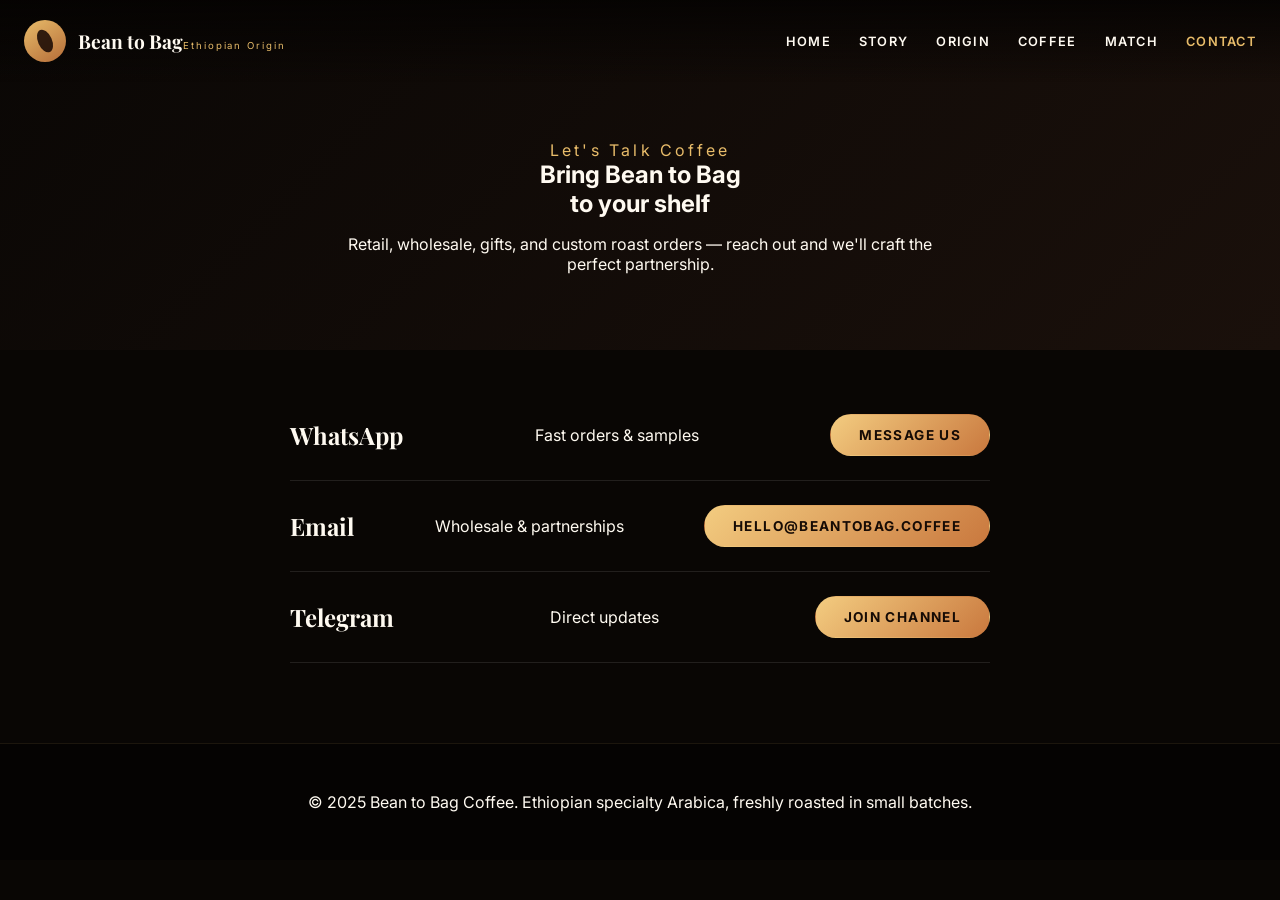
<file: coffee.html>
<!DOCTYPE html>
<html lang="en">
<head>
  <meta charset="UTF-8">
  <meta name="viewport" content="width=device-width, initial-scale=1.0, viewport-fit=cover, user-scalable=yes">
  <title>Bean to Bag | Contact</title>
  <link href="https://fonts.googleapis.com/css2?family=Inter:wght@300;400;500;600;700;800;900&family=Playfair+Display:ital,wght@0,500;0,600;0,700;0,800;0,900;1,600;1,700&display=swap" rel="stylesheet">
  <style>
    * { margin: 0; padding: 0; box-sizing: border-box; }
    :root { --ink: #090604; --cream: #fbf1df; --clay: #b56c38; --gold: #e8bc6a; --white: #fffaf1; --muted: rgba(255, 250, 241, 0.72); }
    body { font-family: 'Inter', system-ui, sans-serif; background: var(--ink); color: var(--white); }
    .container { max-width: 1400px; margin: 0 auto; padding: 0 24px; }
    a { text-decoration: none; color: inherit; }
    .site-header { position: fixed; top: 0; left: 0; right: 0; z-index: 1000; padding: 20px 24px; background: linear-gradient(to bottom, rgba(5,3,2,0.9), transparent); transition: all 0.3s; }
    .site-header.scrolled { background: rgba(8,5,3,0.95); backdrop-filter: blur(12px); padding: 12px 24px; }
    .nav-wrap { display: flex; justify-content: space-between; align-items: center; max-width: 1400px; margin: 0 auto; }
    .brand { display: flex; align-items: center; gap: 12px; }
    .brand-mark { width: 42px; height: 42px; background: linear-gradient(145deg, var(--gold), var(--clay)); border-radius: 50%; display: flex; align-items: center; justify-content: center; }
    .brand-mark::before { content: ""; width: 14px; height: 24px; background: rgba(30,13,7,0.9); border-radius: 50%; transform: rotate(-24deg); }
    .brand-name strong { font-family: 'Playfair Display', serif; font-size: 1.2rem; }
    .brand-name span { font-size: 0.6rem; letter-spacing: 0.2em; color: var(--gold); }
    .desktop-nav { display: flex; gap: 28px; }
    .desktop-nav a { font-size: 0.8rem; font-weight: 600; letter-spacing: 0.1em; text-transform: uppercase; transition: color 0.2s; }
    .desktop-nav a:hover, .desktop-nav a.active { color: var(--gold); }
    .menu-button { display: none; width: 44px; height: 44px; border: 1px solid rgba(255,250,241,0.2); border-radius: 50%; background: rgba(255,250,241,0.05); flex-direction: column; align-items: center; justify-content: center; gap: 5px; cursor: pointer; }
    .menu-button span { width: 20px; height: 2px; background: white; }
    .mobile-menu { position: fixed; top: 0; left: 0; right: 0; bottom: 0; background: rgba(5,3,2,0.98); backdrop-filter: blur(20px); z-index: 999; display: flex; flex-direction: column; justify-content: center; align-items: center; gap: 30px; transform: translateX(100%); transition: transform 0.3s; }
    .mobile-menu.open { transform: translateX(0); }
    .mobile-menu a { font-family: 'Playfair Display', serif; font-size: 2rem; color: var(--cream); }
    .close-menu { position: absolute; top: 24px; right: 24px; font-size: 2rem; background: none; border: none; color: white; cursor: pointer; }
    .btn { display: inline-flex; align-items: center; justify-content: center; gap: 12px; padding: 12px 28px; border-radius: 999px; font-weight: 700; font-size: 0.85rem; letter-spacing: 0.1em; text-transform: uppercase; transition: all 0.3s; cursor: pointer; border: 1px solid transparent; }
    .btn-primary { background: linear-gradient(135deg, #f3cc80, #c9783e); color: #160b05; }
    .page-header { padding: 140px 24px 60px; background: linear-gradient(135deg, #0a0705, #1a100b); text-align: center; }
    .contact-item { display: flex; justify-content: space-between; align-items: center; padding: 24px 0; border-bottom: 1px solid rgba(255,250,241,0.1); }
    .footer { padding: 48px 24px; background: #050302; border-top: 1px solid rgba(232,188,106,0.1); text-align: center; }
    @media (max-width: 768px) { .desktop-nav { display: none; } .menu-button { display: flex; } .container { padding: 0 20px; } .contact-item { flex-direction: column; gap: 12px; align-items: flex-start; } }
  </style>
</head>
<body>
<header class="site-header" id="siteHeader">
  <div class="nav-wrap">
    <a href="index.html" class="brand"><div class="brand-mark"></div><div class="brand-name"><strong>Bean to Bag</strong><span>Ethiopian Origin</span></div></a>
    <nav class="desktop-nav"><a href="index.html">Home</a><a href="story.html">Story</a><a href="origin.html">Origin</a><a href="coffee.html">Coffee</a><a href="match.html">Match</a><a href="contact.html" class="active">Contact</a></nav>
    <button class="menu-button" id="menuToggle"><span></span><span></span><span></span></button>
  </div>
</header>
<div class="mobile-menu" id="mobileMenu"><button class="close-menu" id="closeMenu">✕</button><a href="index.html">Home</a><a href="story.html">Story</a><a href="origin.html">Origin</a><a href="coffee.html">Coffee</a><a href="match.html">Match</a><a href="contact.html">Contact</a></div>
<main>
  <section class="page-header"><div class="container"><span style="color:var(--gold);letter-spacing:0.2em;">Let's Talk Coffee</span><h1>Bring Bean to Bag<br>to your shelf</h1><p style="max-width:600px;margin:1rem auto">Retail, wholesale, gifts, and custom roast orders — reach out and we'll craft the perfect partnership.</p></div></section>
  <section style="padding:40px 0 80px"><div class="container"><div style="max-width:700px;margin:0 auto"><div class="contact-item"><strong style="font-size:1.5rem;font-family:'Playfair Display';">WhatsApp</strong><span>Fast orders & samples</span><a href="https://wa.me/251911234567" class="btn btn-primary" target="_blank">Message Us</a></div><div class="contact-item"><strong style="font-size:1.5rem;font-family:'Playfair Display';">Email</strong><span>Wholesale & partnerships</span><a href="mailto:hello@beantobag.coffee" class="btn btn-primary">hello@beantobag.coffee</a></div><div class="contact-item"><strong style="font-size:1.5rem;font-family:'Playfair Display';">Telegram</strong><span>Direct updates</span><a href="https://t.me/beantobag" class="btn btn-primary" target="_blank">Join Channel</a></div></div></div></section>
</main>
<footer class="footer"><p>© 2025 Bean to Bag Coffee. Ethiopian specialty Arabica, freshly roasted in small batches.</p></footer>
<script>
  const header = document.getElementById('siteHeader');
  window.addEventListener('scroll', () => { window.scrollY > 50 ? header.classList.add('scrolled') : header.classList.remove('scrolled'); });
  const menuBtn = document.getElementById('menuToggle'), mobileMenu = document.getElementById('mobileMenu'), closeMenu = document.getElementById('closeMenu');
  menuBtn.addEventListener('click', () => mobileMenu.classList.add('open'));
  closeMenu.addEventListener('click', () => mobileMenu.classList.remove('open'));
  document.querySelectorAll('.mobile-menu a').forEach(link => link.addEventListener('click', () => mobileMenu.classList.remove('open')));
</script>
</body>
</html>
</file>
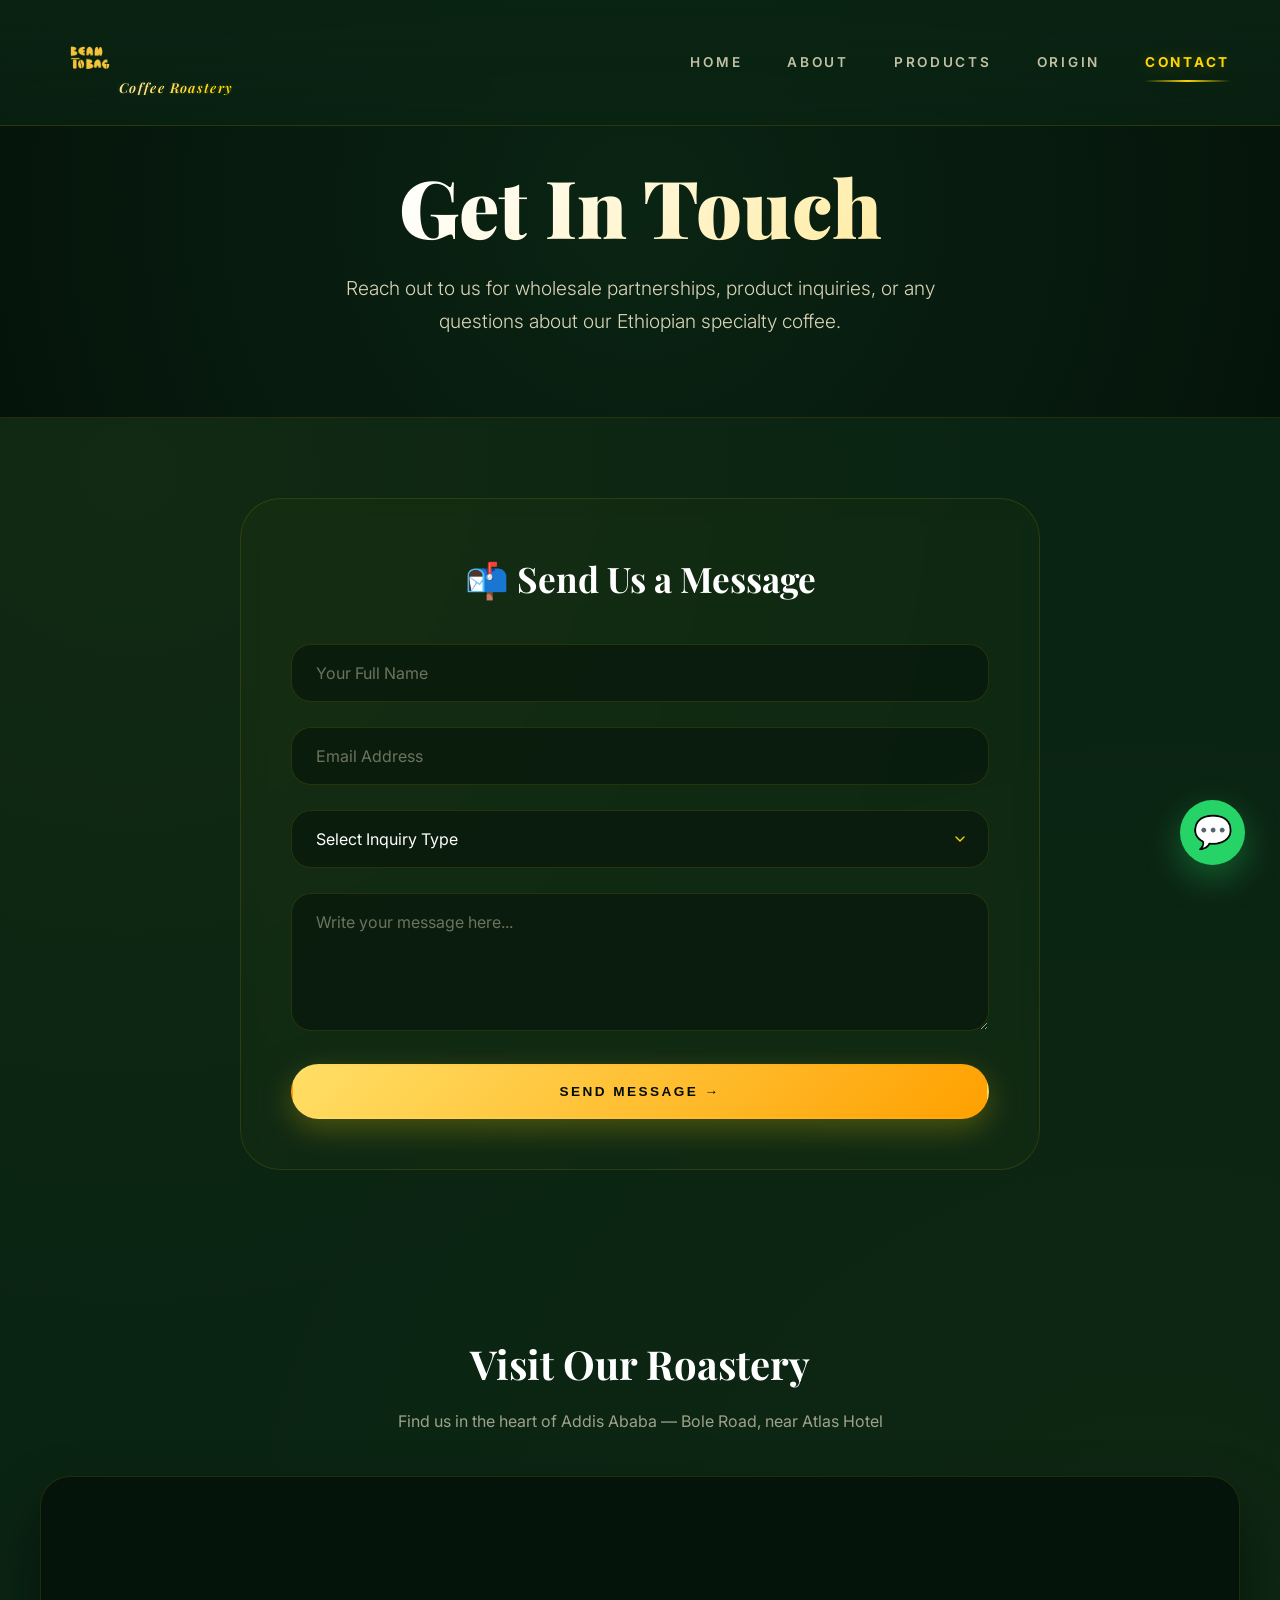
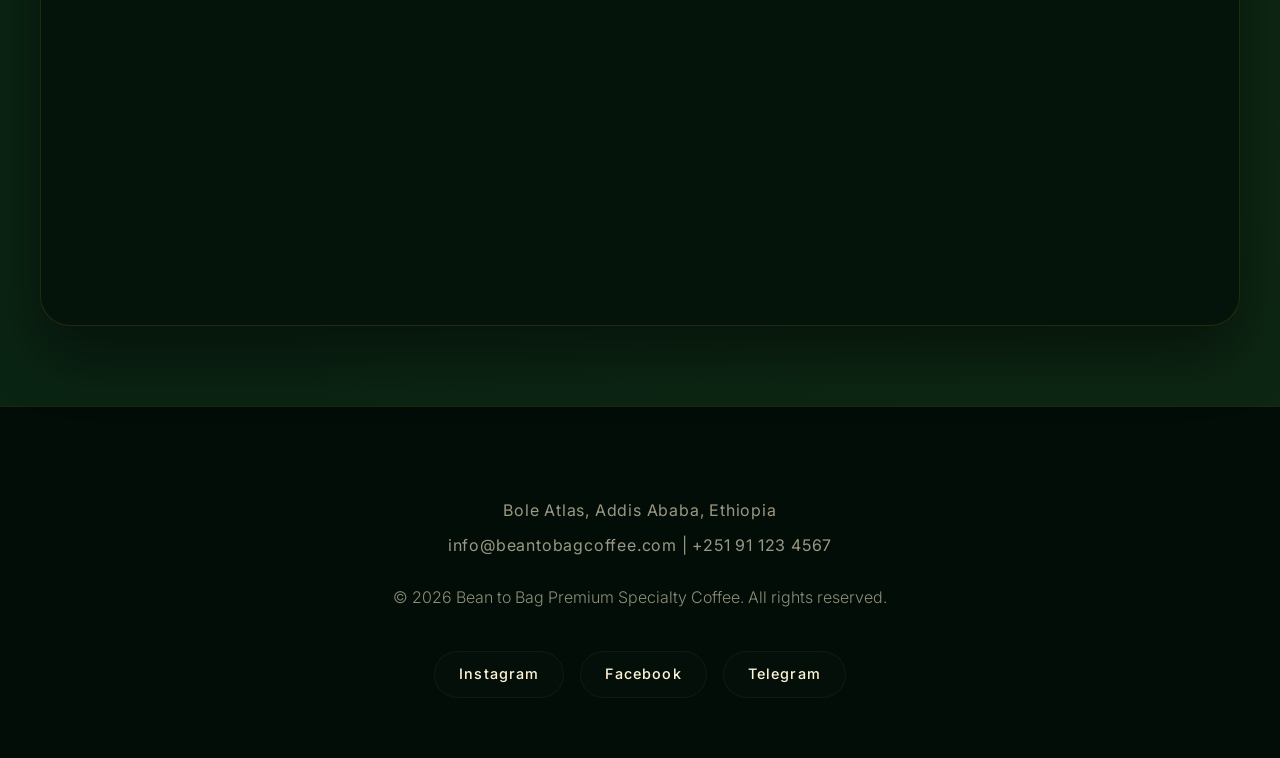
<file: contact.html>
<!DOCTYPE html>
<html lang="en">
<head>
  <meta charset="UTF-8">
  <meta name="viewport" content="width=device-width, initial-scale=1.0, viewport-fit=cover, user-scalable=yes">
  <meta name="description" content="Contact Bean to Bag – Ethiopian specialty coffee. Send us a message for wholesale, cafe visits or product inquiries.">
  <title>Contact | Bean to Bag Coffee</title>
  <link href="https://fonts.googleapis.com/css2?family=Inter:wght@300;400;500;600;700;800;900&family=Playfair+Display:ital,wght@0,500;0,600;0,700;0,800;0,900;1,600;1,700&display=swap" rel="stylesheet">
  <style>
    * {
      margin: 0;
      padding: 0;
      box-sizing: border-box;
    }

    :root {
      --accent: #FFD700;
      --accent-light: #FFDF66;
      --accent-dark: #D4AF37;
      --deep-green: #0A2413;
      --dark-green: #05140B;
      --forest: #113F1F;
      --cream: #FFF5D6;
      --shadow-sm: 0 10px 30px rgba(0, 0, 0, 0.2);
      --shadow-md: 0 20px 45px rgba(0, 0, 0, 0.3);
      --shadow-lg: 0 30px 60px rgba(0, 0, 0, 0.45);
      --shadow-xl: 0 50px 90px rgba(0, 0, 0, 0.6);
      --glow-gold: 0 0 25px rgba(255, 215, 0, 0.25);
      --transition: all 0.6s cubic-bezier(0.16, 1, 0.3, 1);
      --transition-fast: all 0.3s cubic-bezier(0.16, 1, 0.3, 1);
      --glass: rgba(255, 215, 0, 0.02);
      --glass-border: rgba(255, 215, 0, 0.12);
    }

    body {
      font-family: 'Inter', sans-serif;
      background: var(--deep-green);
      background-image: 
        radial-gradient(circle at 10% 20%, rgba(255, 215, 0, 0.03) 0%, transparent 40%),
        radial-gradient(circle at 90% 70%, rgba(255, 215, 0, 0.02) 0%, transparent 50%);
      color: var(--cream);
      overflow-x: hidden;
      line-height: 1.7;
      -webkit-font-smoothing: antialiased;
    }

    img {
      max-width: 100%;
      height: auto;
      display: block;
    }

    a {
      text-decoration: none;
      color: inherit;
      transition: var(--transition-fast);
    }

    ::-webkit-scrollbar { width: 10px; }
    ::-webkit-scrollbar-track { background: var(--dark-green); }
    ::-webkit-scrollbar-thumb { background: linear-gradient(180deg, var(--accent-light), var(--accent-dark)); border-radius: 10px; border: 2px solid var(--dark-green); }
    ::-webkit-scrollbar-thumb:hover { background: var(--accent); }
    ::selection { background: var(--accent); color: var(--dark-green); }

    /* LOADING SCREEN - EXACTLY LIKE HOME PAGE */
    .loading-screen {
      position: fixed;
      top: 0;
      left: 0;
      width: 100%;
      height: 100%;
      background: #FFFFFF;
      z-index: 9999;
      display: flex;
      justify-content: center;
      align-items: center;
      transition: opacity 0.8s cubic-bezier(0.16, 1, 0.3, 1), visibility 0.8s cubic-bezier(0.16, 1, 0.3, 1);
    }
    .loading-screen::before {
      content: "";
      position: absolute;
      width: 100%;
      height: 100%;
      background: radial-gradient(circle at 50% 50%, rgba(255, 215, 0, 0.15) 0%, transparent 70%);
      pointer-events: none;
    }
    .loading-screen.fade-out {
      opacity: 0;
      visibility: hidden;
    }
    .loading-logo-container {
      width: clamp(140px, 25vw, 180px);
      height: clamp(140px, 25vw, 180px);
      display: flex;
      flex-direction: column;
      justify-content: center;
      align-items: center;
      background: transparent;
      border-radius: 0;
      padding: 0;
      border: none;
      box-shadow: none;
      animation: pulse 2.5s ease-in-out infinite;
    }
    .loading-logo-container img {
      width: 100%;
      height: 100%;
      object-fit: contain;
    }
    @keyframes pulse {
      0%, 100% { transform: scale(1); filter: drop-shadow(0 4px 15px rgba(0, 0, 0, 0.08)); }
      50% { transform: scale(1.05); filter: drop-shadow(0 15px 30px rgba(212, 175, 55, 0.35)); }
    }

    .container {
      max-width: 1400px;
      margin: 0 auto;
      padding: 0 40px;
    }

    /* Header - EXACTLY LIKE HOME PAGE */
    .site-header {
      position: fixed;
      top: 0;
      left: 0;
      right: 0;
      z-index: 1000;
      padding: 25px 50px;
      background: linear-gradient(180deg, rgba(10, 36, 19, 0.9) 0%, rgba(10, 36, 19, 0.7) 100%);
      backdrop-filter: blur(20px);
      transition: var(--transition);
      border-bottom: 1px solid var(--glass-border);
    }

    .site-header.scrolled {
      background: rgba(5, 20, 11, 0.95);
      padding: 15px 50px;
      box-shadow: var(--shadow-md);
    }

    .nav-wrap {
      display: flex;
      justify-content: space-between;
      align-items: center;
      max-width: 1400px;
      margin: 0 auto;
    }

    .brand {
      display: flex;
      flex-direction: row;
      align-items: flex-end;
      gap: 0px;
      transition: var(--transition);
      text-decoration: none;
      position: relative;
      cursor: pointer;
    }

    .brand-logo-frame {
      width: 75px;
      height: 75px;
      display: flex;
      justify-content: center;
      align-items: center;
      background: transparent;
      border-radius: 0;
      padding: 0;
      transition: var(--transition);
      line-height: 0;
      margin-right: -4px;
    }

    .brand-logo-frame img {
      width: 100%;
      height: 100%;
      object-fit: contain;
      transition: var(--transition);
    }

    .site-header.scrolled .brand-logo-frame {
      width: 58px;
      height: 58px;
    }

    .brand:hover .brand-logo-frame {
      transform: scale(1.08) rotate(4deg);
      filter: drop-shadow(0 0 15px rgba(255, 215, 0, 0.45));
    }

    .roastery-tagline {
      font-family: 'Playfair Display', serif;
      font-style: italic;
      font-weight: 600;
      font-size: 0.85rem;
      letter-spacing: 0.1em;
      background: linear-gradient(135deg, #FFE6A3 20%, var(--accent) 80%);
      -webkit-background-clip: text;
      background-clip: text;
      color: transparent;
      text-shadow: 0 0 4px rgba(255,215,0,0.2);
      transition: var(--transition);
      line-height: 1;
      white-space: nowrap;
      margin-bottom: 5px;
      margin-left: -2px;
    }

    .brand:hover .roastery-tagline {
      letter-spacing: 0.15em;
      text-shadow: 0 0 12px rgba(255,215,0,0.5);
      background: linear-gradient(135deg, #FFFFFF 30%, var(--accent) 90%);
      -webkit-background-clip: text;
      background-clip: text;
    }

    .site-header.scrolled .roastery-tagline {
      font-size: 0.7rem;
      letter-spacing: 0.08em;
      margin-bottom: 3px;
    }

    .desktop-nav { display: flex; gap: 45px; align-items: center; }
    .desktop-nav a {
      font-size: 0.85rem;
      font-weight: 600;
      letter-spacing: 0.2em;
      text-transform: uppercase;
      color: rgba(255, 245, 214, 0.75);
      position: relative;
      padding: 8px 0;
      text-decoration: none;
    }
    .desktop-nav a::after {
      content: "";
      position: absolute;
      bottom: 0;
      left: 50%;
      width: 0;
      height: 2px;
      background: linear-gradient(90deg, transparent, var(--accent), transparent);
      transition: var(--transition);
      transform: translateX(-50%);
    }
    .desktop-nav a:hover::after, .desktop-nav a.active::after { width: 100%; }
    .desktop-nav a:hover, .desktop-nav a.active { color: #FFF; text-shadow: 0 0 15px rgba(255,215,0,0.3); }
    .desktop-nav a.active { font-weight: 700; color: var(--accent); }

    .menu-button {
      display: none;
      width: 48px;
      height: 48px;
      border: 1px solid var(--glass-border);
      border-radius: 50%;
      background: rgba(10, 36, 19, 0.9);
      flex-direction: column;
      align-items: center;
      justify-content: center;
      gap: 6px;
      cursor: pointer;
      transition: var(--transition);
    }
    .menu-button:hover { border-color: var(--accent); background: var(--dark-green); }
    .menu-button span { width: 22px; height: 2px; background: var(--accent-light); border-radius: 2px; transition: var(--transition-fast); }

    .mobile-menu {
      position: fixed;
      top: 0;
      left: 0;
      right: 0;
      bottom: 0;
      background: rgba(5, 18, 10, 0.99);
      backdrop-filter: blur(35px);
      z-index: 1500;
      display: flex;
      flex-direction: column;
      justify-content: center;
      align-items: center;
      gap: 40px;
      transform: translateX(100%);
      transition: transform 0.6s cubic-bezier(0.16, 1, 0.3, 1);
    }
    .mobile-menu.open { transform: translateX(0); }
    .mobile-menu a { font-family: 'Playfair Display', serif; font-size: 2.2rem; color: var(--cream); position: relative; transition: var(--transition); text-align: center; width: 100%; display: block; text-decoration: none; }
    .mobile-menu a:hover, .mobile-menu a.active { color: var(--accent); transform: scale(1.05); }
    .close-menu {
      position: absolute;
      top: 30px;
      right: 30px;
      font-size: 2.5rem;
      background: none;
      border: none;
      color: var(--cream);
      cursor: pointer;
      transition: var(--transition);
    }
    .close-menu:hover { transform: rotate(90deg); color: var(--accent); }

    /* Buttons */
    .btn {
      display: inline-flex;
      align-items: center;
      justify-content: center;
      gap: 12px;
      padding: 18px 46px;
      border-radius: 50px;
      font-weight: 700;
      font-size: 0.85rem;
      letter-spacing: 0.18em;
      text-transform: uppercase;
      transition: var(--transition);
      cursor: pointer;
      border: 2px solid transparent;
      position: relative;
      overflow: hidden;
      z-index: 1;
      text-decoration: none;
    }
    .btn-primary {
      background: linear-gradient(135deg, var(--accent-light) 0%, #FFA000 100%);
      color: #030D07;
      box-shadow: 0 10px 30px rgba(255, 215, 0, 0.25);
    }
    .btn-primary::before {
      content: '';
      position: absolute;
      top: 0;
      left: 0;
      width: 100%;
      height: 100%;
      background: linear-gradient(135deg, #FFF8E1 0%, var(--accent) 100%);
      z-index: -1;
      opacity: 0;
      transition: opacity 0.4s ease;
    }
    .btn-primary:hover { transform: translateY(-5px); box-shadow: var(--glow-gold), 0 20px 40px rgba(255, 215, 0, 0.4); }
    .btn-primary:hover::before { opacity: 1; }

    /* Hero Banner */
    .page-hero {
      background: radial-gradient(circle at center, var(--deep-green) 0%, var(--dark-green) 100%);
      padding: 160px 0 80px;
      text-align: center;
      border-bottom: 1px solid var(--glass-border);
    }
    .page-hero h1 {
      font-family: 'Playfair Display', serif;
      font-size: clamp(3rem, 7vw, 5rem);
      line-height: 1.15;
      margin-bottom: 20px;
      background: linear-gradient(135deg, #FFF 30%, var(--accent-light) 100%);
      -webkit-background-clip: text;
      -webkit-text-fill-color: transparent;
      font-weight: 900;
    }
    .page-hero p {
      font-size: 1.2rem;
      color: rgba(255,245,214,0.85);
      max-width: 600px;
      margin: 0 auto;
      font-weight: 300;
    }

    /* Contact Section */
    .contact-section {
      padding: 80px 0;
    }
    .contact-card {
      max-width: 800px;
      margin: 0 auto;
      background: var(--glass);
      backdrop-filter: blur(10px);
      border-radius: 40px;
      padding: 50px;
      border: 1px solid var(--glass-border);
      transition: var(--transition);
    }
    .contact-card:hover {
      border-color: var(--accent);
      background: rgba(255,215,0,0.05);
    }
    .card-title {
      font-family: 'Playfair Display', serif;
      font-size: 2.2rem;
      color: #FFF;
      margin-bottom: 35px;
      text-align: center;
      font-weight: 700;
    }

    /* Form Styles */
    .form-group {
      margin-bottom: 25px;
    }
    input, textarea, select {
      width: 100%;
      padding: 18px 24px;
      background: rgba(5, 20, 11, 0.6);
      border: 1px solid var(--glass-border);
      border-radius: 20px;
      color: #FFF;
      font-family: 'Inter', sans-serif;
      font-size: 1rem;
      transition: var(--transition-fast);
    }
    select {
      background-image: url("data:image/svg+xml,%3Csvg xmlns='http://www.w3.org/2000/svg' width='24' height='24' viewBox='0 0 24 24' fill='none' stroke='%23FFD700' stroke-width='2' stroke-linecap='round' stroke-linejoin='round'%3E%3Cpolyline points='6 9 12 15 18 9'%3E%3C/polyline%3E%3C/svg%3E");
      background-repeat: no-repeat;
      background-position: right 20px center;
      background-size: 16px;
      appearance: none;
    }
    input:focus, textarea:focus, select:focus {
      outline: none;
      border-color: var(--accent);
      background: rgba(5, 20, 11, 0.9);
      box-shadow: 0 0 15px rgba(255,215,0,0.1);
    }
    textarea {
      resize: vertical;
    }
    ::placeholder {
      color: rgba(255,245,214,0.4);
    }

    /* Map Section */
    .map-section {
      padding: 80px 0;
    }
    .map-header {
      text-align: center;
      margin-bottom: 40px;
    }
    .map-header h2 {
      font-family: 'Playfair Display', serif;
      font-size: 2.5rem;
      color: #FFF;
      margin-bottom: 10px;
    }
    .map-header p {
      color: rgba(255,245,214,0.6);
    }
    .map-container {
      border-radius: 30px;
      overflow: hidden;
      background: var(--dark-green);
      border: 1px solid var(--glass-border);
      box-shadow: var(--shadow-lg);
      position: relative;
      height: 450px;
      width: 100%;
    }
    .map-container iframe {
      width: 100%;
      height: 100%;
      border: 0;
      filter: saturate(1.05) contrast(1.05);
    }

    /* Footer */
    .footer {
      background: #030D07;
      padding: 90px 40px 40px;
      text-align: center;
      border-top: 1px solid var(--glass-border);
    }
    .footer p { font-size: 1rem; color: rgba(255,245,214,0.55); font-weight: 300; margin-bottom: 20px; }
    .whatsapp-float {
      position: fixed;
      bottom: 35px;
      right: 35px;
      background: #25D366;
      width: 65px;
      height: 65px;
      border-radius: 50%;
      display: flex;
      align-items: center;
      justify-content: center;
      font-size: 2rem;
      color: white;
      z-index: 999;
      box-shadow: 0 12px 35px rgba(37,211,102,0.35);
      transition: var(--transition);
      text-decoration: none;
    }
    .whatsapp-float:hover { transform: scale(1.12) translateY(-6px); box-shadow: 0 20px 45px rgba(37,211,102,0.55); }

    .social-links {
      display: flex;
      gap: 16px;
      justify-content: center;
      flex-wrap: wrap;
      margin: 40px 0 20px;
    }
    .social-links a {
      color: var(--cream);
      font-size: 0.9rem;
      font-weight: 500;
      letter-spacing: 0.08em;
      padding: 10px 24px;
      border-radius: 30px;
      background: rgba(255,255,255,0.01);
      border: 1px solid rgba(255,215,0,0.05);
      transition: var(--transition);
      text-decoration: none;
    }
    .social-links a:hover {
      color: var(--accent);
      background: rgba(255,215,0,0.06);
      border-color: rgba(255,215,0,0.2);
      transform: translateY(-4px);
    }
    .contact-info p {
      font-size: 1rem;
      color: rgba(255,245,214,0.6);
      font-weight: 400;
      letter-spacing: 0.05em;
    }

    /* Responsive */
    @media (max-width: 768px) {
      .desktop-nav { display: none; }
      .menu-button { display: flex; }
      .container { padding: 0 24px; }
      .page-hero { padding: 130px 0 50px; }
      .contact-card { padding: 35px; margin: 0 20px; }
      .site-header { padding: 15px 24px; }
      .site-header.scrolled { padding: 12px 24px; }
      .brand-logo-frame { width: 64px; height: 64px; }
      .site-header.scrolled .brand-logo-frame { width: 52px; height: 52px; }
      .roastery-tagline { font-size: 0.65rem; letter-spacing: 0.06em; margin-bottom: 2px; margin-left: 0px; }
      .whatsapp-float { width: 56px; height: 56px; font-size: 1.6rem; bottom: 25px; right: 25px; }
      .map-container { height: 350px; }
      .card-title { font-size: 1.8rem; }
    }
    @media (max-width: 480px) {
      .container { padding: 0 16px; }
      .brand-logo-frame { width: 56px; height: 56px; }
      .site-header { padding: 12px 16px; }
      .site-header.scrolled { padding: 10px 16px; }
      .roastery-tagline { font-size: 0.58rem; margin-left: -1px; }
      .contact-card { padding: 25px; }
      .map-container { height: 280px; }
    }

    /* Animations */
    .scroll-animate {
      opacity: 0;
      transform: translateY(30px);
      transition: opacity 1s cubic-bezier(0.16, 1, 0.3, 1), transform 1s cubic-bezier(0.16, 1, 0.3, 1);
    }
    .scroll-animate.animated { opacity: 1; transform: translateY(0); }
  </style>
</head>
<body>

<!-- LOADING SCREEN - EXACTLY LIKE HOME PAGE -->
<div class="loading-screen" id="loadingScreen">
  <div class="loading-logo-container">
    <img src="Beans.png" alt="Bean to Bag Logo Premium Preloader Image">
  </div>
</div>

<header class="site-header" id="siteHeader">
  <div class="nav-wrap">
    <a href="index.html" class="brand">
      <div class="brand-logo-frame">
        <img src="Beans.png" alt="Bean to Bag Luxury Brand Identity Logo">
      </div>
      <div class="roastery-tagline">Coffee Roastery</div>
    </a>
    <nav class="desktop-nav">
      <a href="index.html">Home</a>
      <a href="about.html">About</a>
      <a href="products.html">Products</a>
      <a href="origin.html">Origin</a>
      <a href="contact.html" class="active">Contact</a>
    </nav>
    <button class="menu-button" id="menuToggle"><span></span><span></span><span></span></button>
  </div>
</header>

<div class="mobile-menu" id="mobileMenu">
  <button class="close-menu" id="closeMenu">✕</button>
  <a href="index.html">Home</a>
  <a href="about.html">About</a>
  <a href="products.html">Products</a>
  <a href="origin.html">Origin</a>
  <a href="contact.html" class="active">Contact</a>
</div>

<a href="https://wa.me/251911234567" class="whatsapp-float" target="_blank">💬</a>

<main>
  <section class="page-hero">
    <div class="container">
      <h1 class="scroll-animate">Get In Touch</h1>
      <p class="scroll-animate">Reach out to us for wholesale partnerships, product inquiries, or any questions about our Ethiopian specialty coffee.</p>
    </div>
  </section>

  <section class="contact-section">
    <div class="container">
      <div class="scroll-animate">
        <div class="contact-card">
          <h2 class="card-title">📬 Send Us a Message</h2>
          <form id="contactForm">
            <div class="form-group">
              <input type="text" placeholder="Your Full Name" required>
            </div>
            <div class="form-group">
              <input type="email" placeholder="Email Address" required>
            </div>
            <div class="form-group">
              <select required>
                <option value="" disabled selected hidden>Select Inquiry Type</option>
                <option>Wholesale Partnership</option>
                <option>Cafe & Product Inquiries</option>
                <option>Order Support</option>
                <option>General Feedback</option>
              </select>
            </div>
            <div class="form-group">
              <textarea rows="5" placeholder="Write your message here..." required></textarea>
            </div>
            <button type="submit" class="btn btn-primary" style="width:100%;">Send Message →</button>
          </form>
        </div>
      </div>
    </div>
  </section>

  <section class="map-section">
    <div class="container">
      <div class="map-header scroll-animate">
        <h2>Visit Our Roastery</h2>
        <p>Find us in the heart of Addis Ababa — Bole Road, near Atlas Hotel</p>
      </div>
      <div class="map-container scroll-animate">
        <iframe src="https://maps.google.com/maps?q=Bole%20Road,%20Atlas%20Hotel,%20Addis%20Ababa,%20Ethiopia&t=k&z=17&ie=UTF8&iwloc=&output=embed" loading="lazy" allowfullscreen title="Bean to Bag Coffee Location"></iframe>
      </div>
    </div>
  </section>
</main>

<footer class="footer">
  <div class="container">
    <div class="contact-info" style="margin-bottom: 25px;">
      <p style="margin-bottom: 8px;">Bole Atlas, Addis Ababa, Ethiopia</p>
      <p>info@beantobagcoffee.com | +251 91 123 4567</p>
    </div>
    <p>&copy; 2026 Bean to Bag Premium Specialty Coffee. All rights reserved.</p>
    <div class="social-links">
      <a href="#instagram" target="_blank" rel="noopener">Instagram</a>
      <a href="#facebook" target="_blank" rel="noopener">Facebook</a>
      <a href="#telegram" target="_blank" rel="noopener">Telegram</a>
    </div>
  </div>
</footer>

<script>
  // Loading Screen - exactly like home page
  window.addEventListener('load', () => {
    const preloader = document.getElementById('loadingScreen');
    setTimeout(() => {
      preloader.classList.add('fade-out');
    }, 500);
  });

  // Header Scroll
  const siteHeader = document.getElementById('siteHeader');
  window.addEventListener('scroll', () => {
    if (window.scrollY > 30) {
      siteHeader.classList.add('scrolled');
    } else {
      siteHeader.classList.remove('scrolled');
    }
  });

  // Mobile Menu
  const menuToggle = document.getElementById('menuToggle');
  const closeMenu = document.getElementById('closeMenu');
  const mobileMenu = document.getElementById('mobileMenu');

  menuToggle.addEventListener('click', () => {
    mobileMenu.classList.add('open');
  });
  closeMenu.addEventListener('click', () => {
    mobileMenu.classList.remove('open');
  });
  document.querySelectorAll('#mobileMenu a').forEach(link => {
    link.addEventListener('click', () => {
      mobileMenu.classList.remove('open');
    });
  });

  // Scroll Animations
  const animatableElements = document.querySelectorAll('.scroll-animate');
  const observerSettings = { root: null, threshold: 0.1, rootMargin: '0px 0px -30px 0px' };
  const scrollObserver = new IntersectionObserver((entries) => {
    entries.forEach(entry => {
      if (entry.isIntersecting) {
        entry.target.classList.add('animated');
        scrollObserver.unobserve(entry.target);
      }
    });
  }, observerSettings);
  animatableElements.forEach(element => scrollObserver.observe(element));

  // Contact Form Handler
  document.getElementById('contactForm')?.addEventListener('submit', (e) => {
    e.preventDefault();
    alert('Thank you for reaching out! Our team will respond within 24 hours.');
    e.target.reset();
  });
</script>
</body>
</html>
</file>
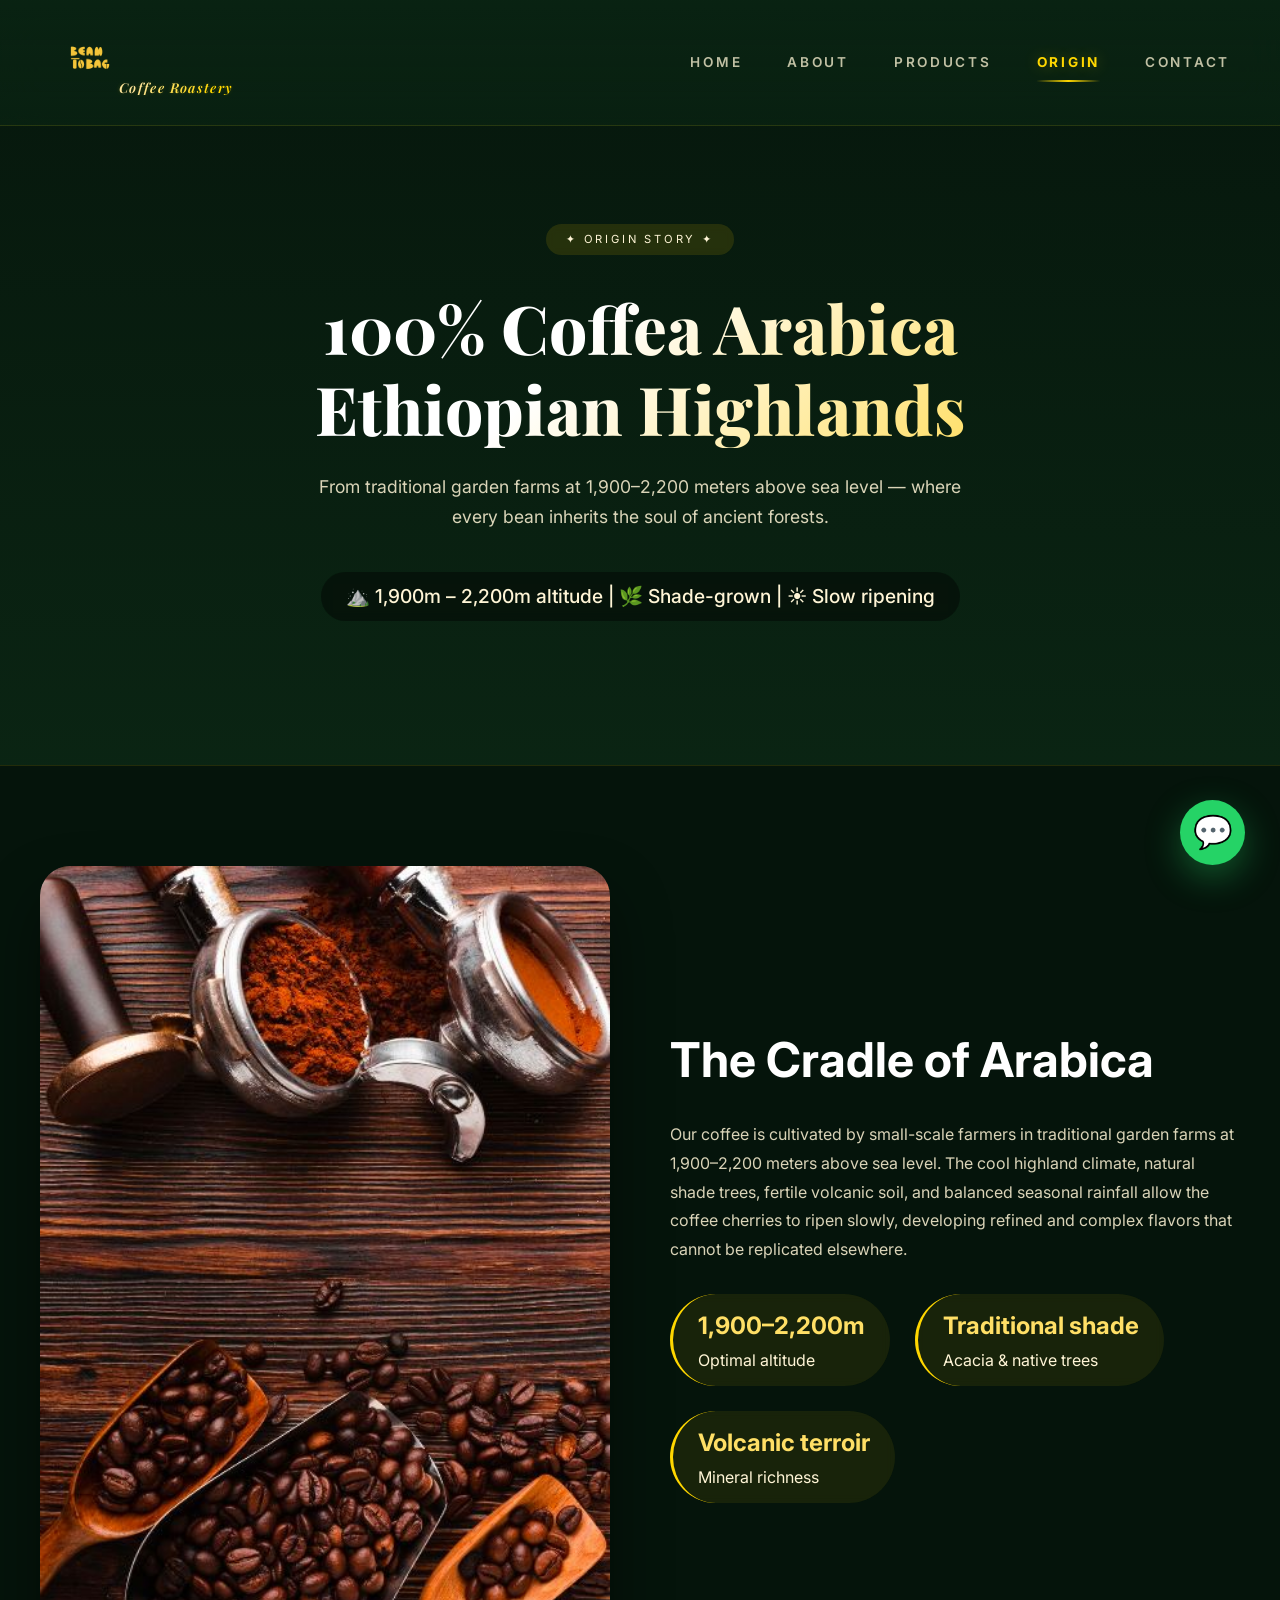
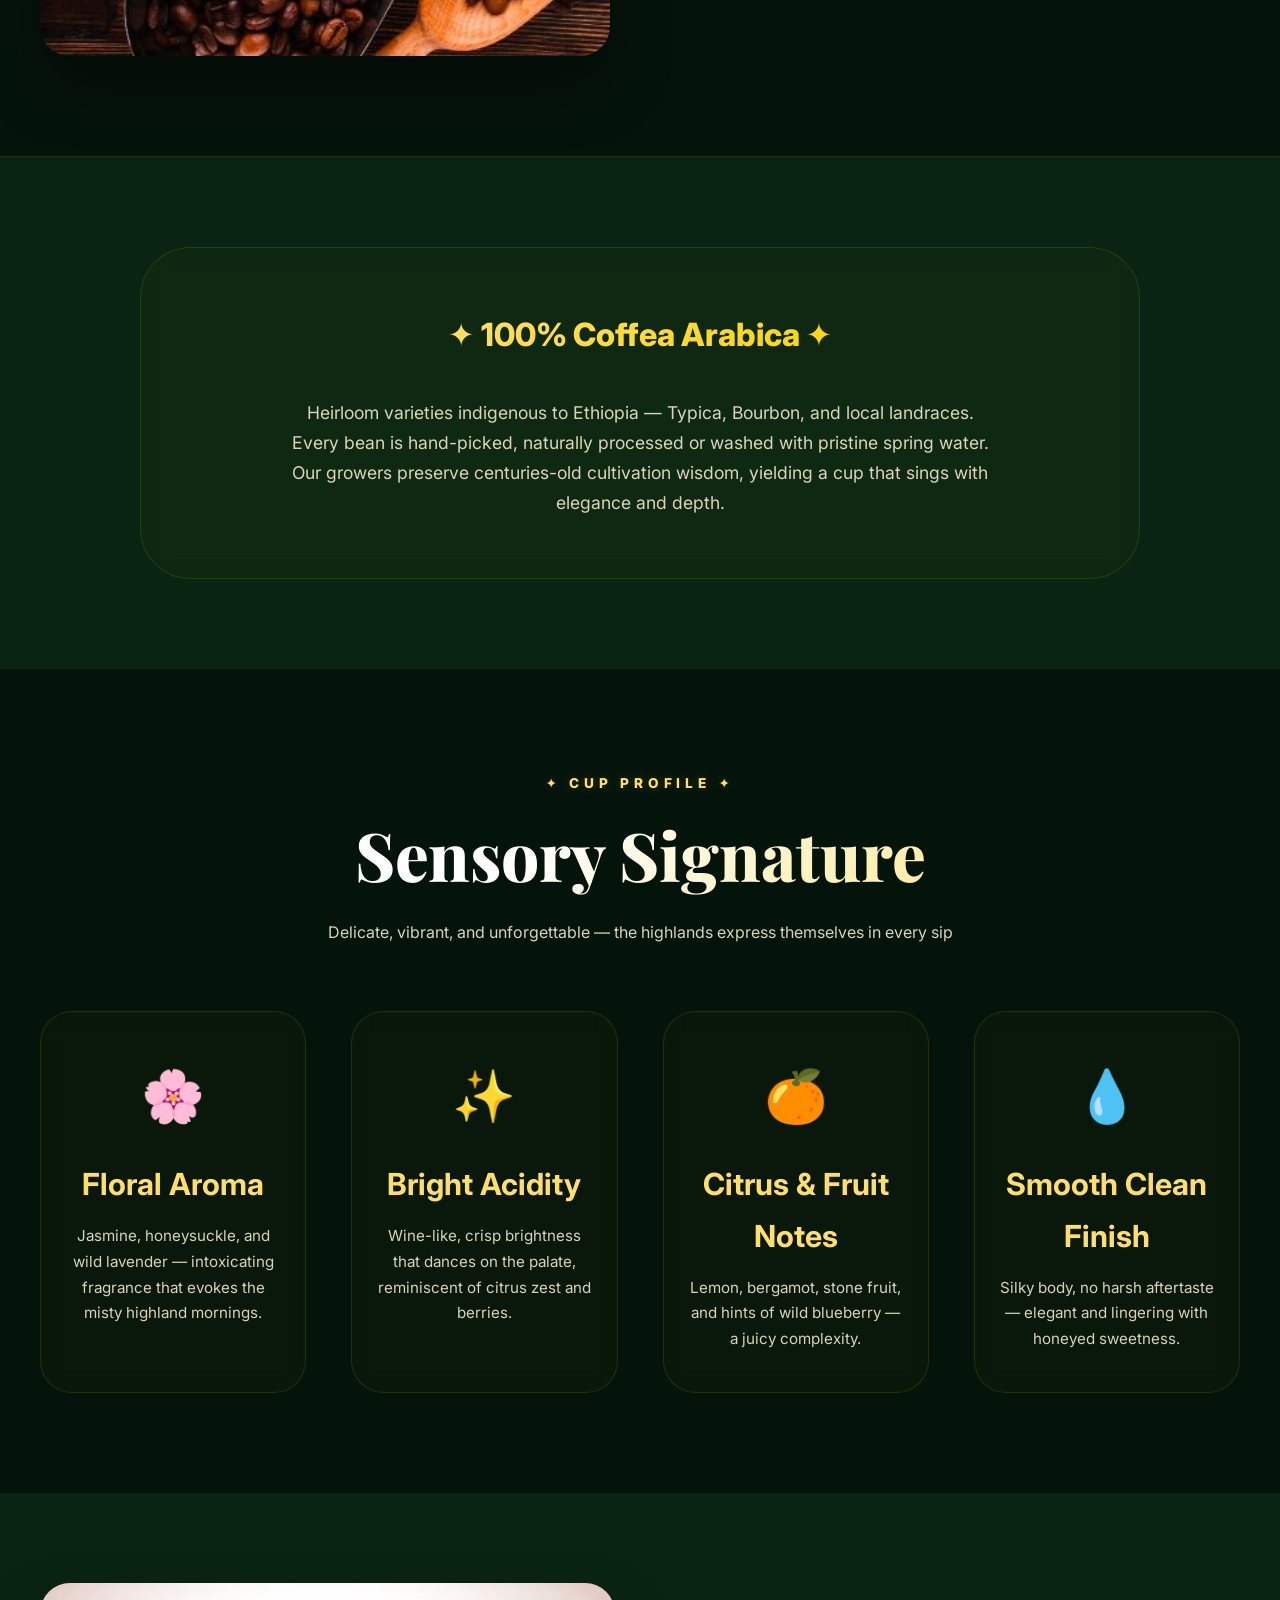
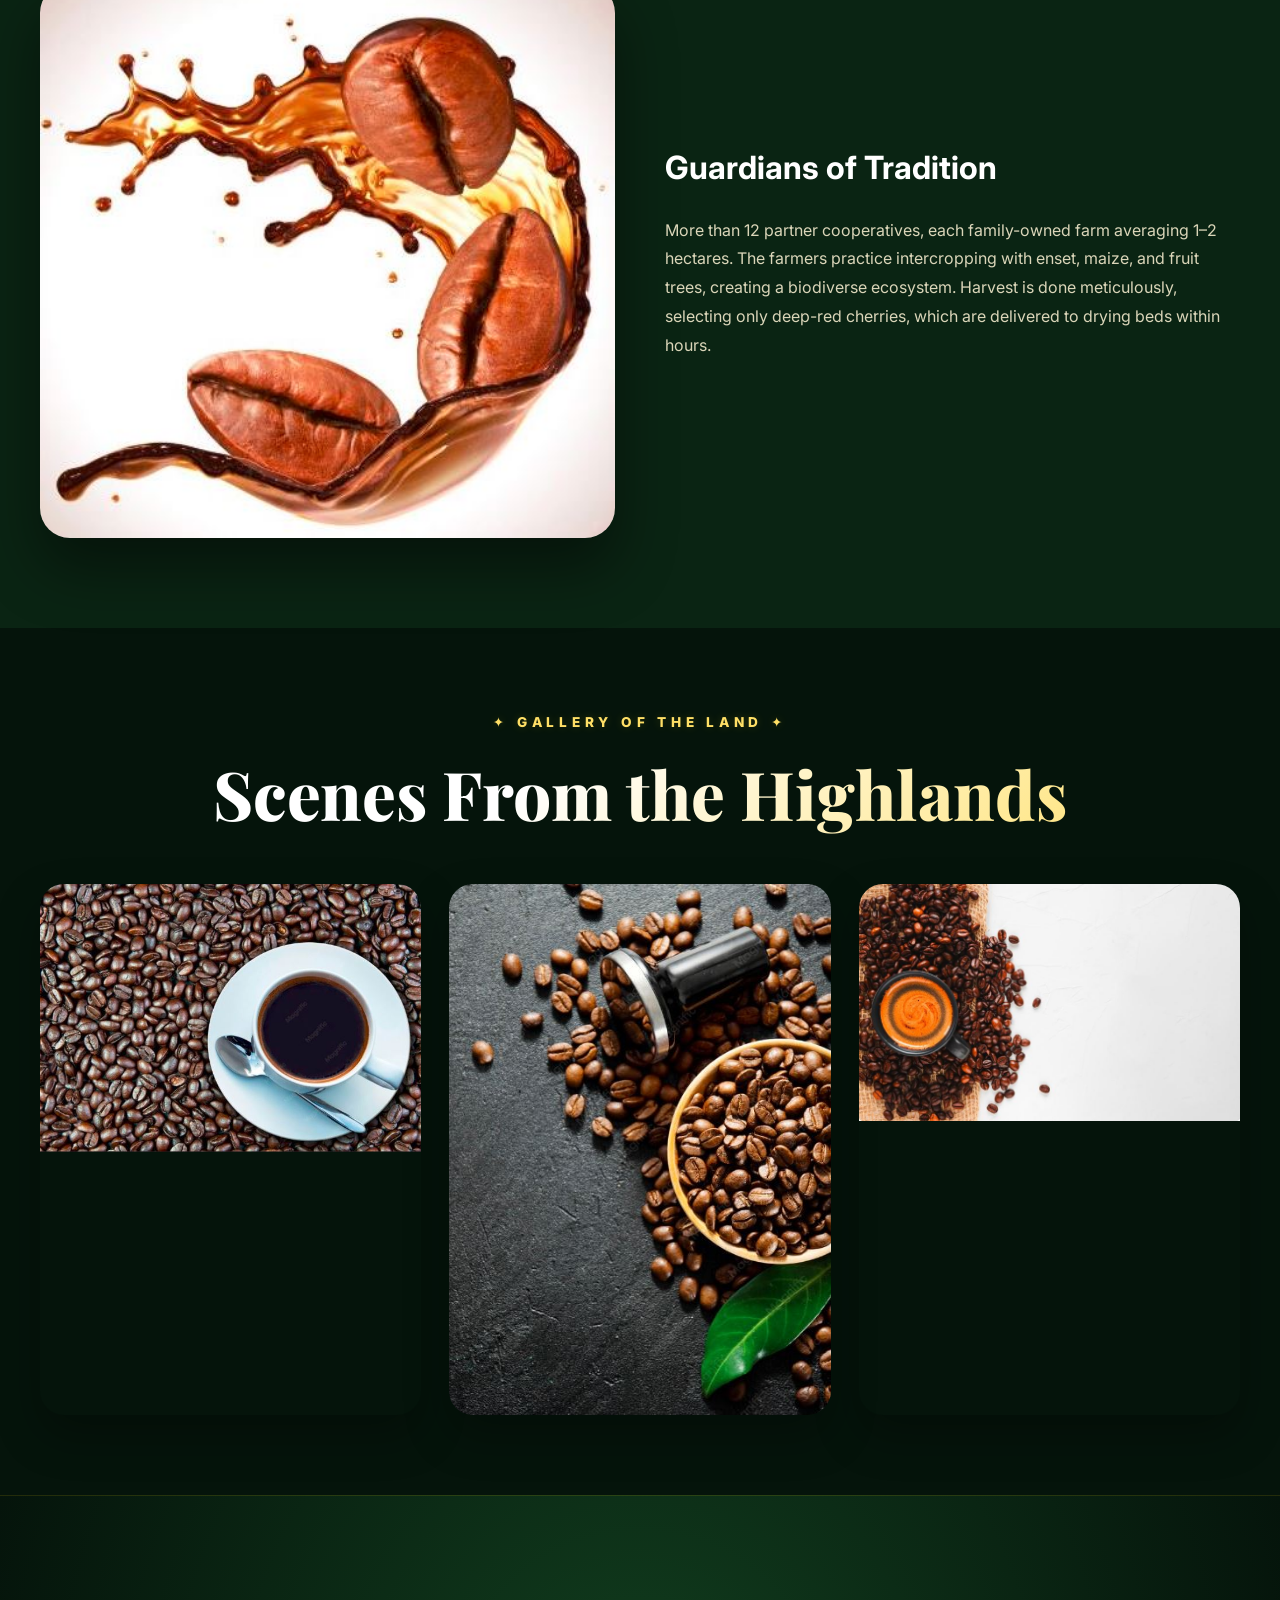
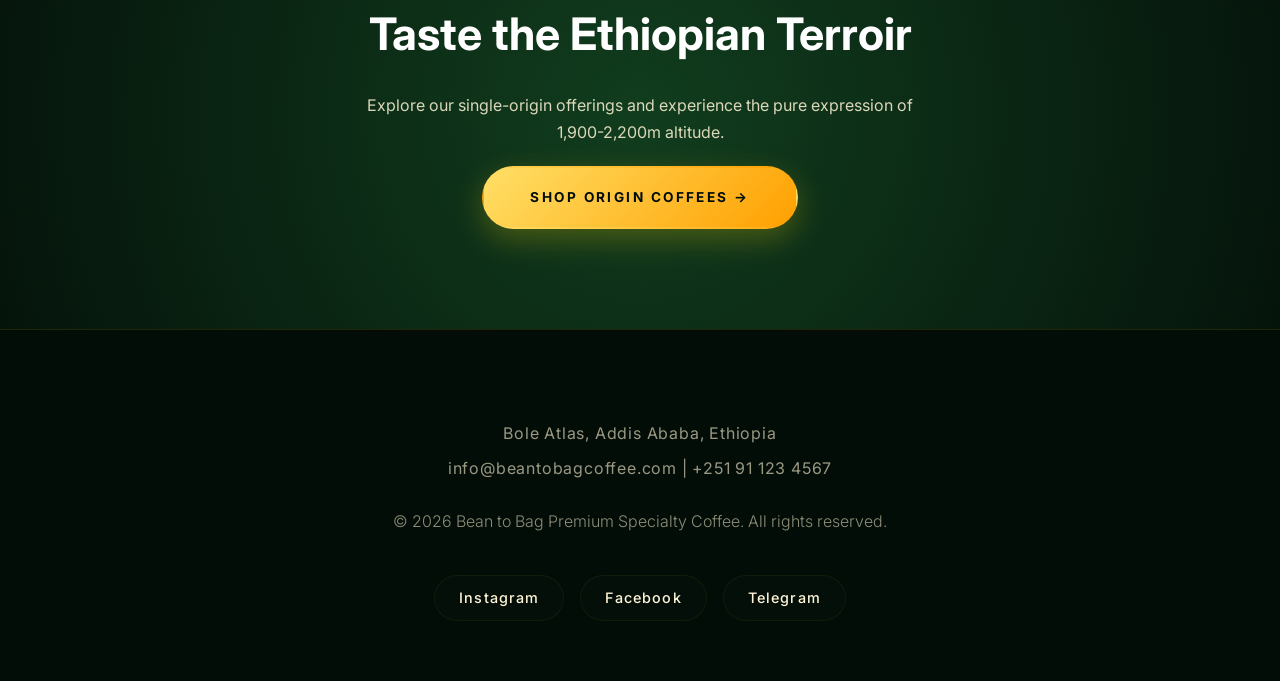
<file: origin.html>
<!DOCTYPE html>
<html lang="en">
<head>
  <meta charset="UTF-8">
  <meta name="viewport" content="width=device-width, initial-scale=1.0, viewport-fit=cover, user-scalable=yes">
  <meta name="description" content="Discover the origin of Bean to Bag's 100% Coffea Arabica — Ethiopian highlands at 1,900–2,200m, floral aroma, bright acidity, and sustainable farming.">
  <title>Origin | Bean to Bag — Ethiopian Coffee Highlands</title>
  <link href="https://fonts.googleapis.com/css2?family=Inter:ital,wght@0,300;0,400;0,500;0,600;0,700;0,800;0,900;1,400;1,600&family=Playfair+Display:ital,wght@0,500;0,600;0,700;0,800;0,900;1,600;1,700&display=swap" rel="stylesheet">
  <style>
    * {
      margin: 0;
      padding: 0;
      box-sizing: border-box;
    }

    :root {
      --accent: #FFD700;
      --accent-light: #FFDF66;
      --accent-dark: #D4AF37;
      --deep-green: #0A2413;
      --dark-green: #05140B;
      --forest: #113F1F;
      --cream: #FFF5D6;
      --shadow-sm: 0 10px 30px rgba(0, 0, 0, 0.2);
      --shadow-md: 0 20px 45px rgba(0, 0, 0, 0.3);
      --shadow-lg: 0 30px 60px rgba(0, 0, 0, 0.45);
      --shadow-xl: 0 50px 90px rgba(0, 0, 0, 0.6);
      --glow-gold: 0 0 25px rgba(255, 215, 0, 0.25);
      --transition: all 0.6s cubic-bezier(0.16, 1, 0.3, 1);
      --transition-fast: all 0.3s cubic-bezier(0.16, 1, 0.3, 1);
      --glass: rgba(255, 215, 0, 0.02);
      --glass-border: rgba(255, 215, 0, 0.12);
    }

    body {
      font-family: 'Inter', system-ui, sans-serif;
      background: var(--deep-green);
      background-image: 
        radial-gradient(circle at 10% 20%, rgba(255, 215, 0, 0.03) 0%, transparent 40%),
        radial-gradient(circle at 90% 70%, rgba(255, 215, 0, 0.02) 0%, transparent 50%);
      color: var(--cream);
      overflow-x: hidden;
      line-height: 1.7;
      -webkit-font-smoothing: antialiased;
    }

    img {
      max-width: 100%;
      height: auto;
      display: block;
    }

    a {
      text-decoration: none;
      color: inherit;
      transition: var(--transition-fast);
    }

    ::-webkit-scrollbar { width: 10px; }
    ::-webkit-scrollbar-track { background: var(--dark-green); }
    ::-webkit-scrollbar-thumb { background: linear-gradient(180deg, var(--accent-light), var(--accent-dark)); border-radius: 10px; border: 2px solid var(--dark-green); }
    ::-webkit-scrollbar-thumb:hover { background: var(--accent); }
    ::selection { background: var(--accent); color: var(--dark-green); }

    /* LOADING SCREEN - EXACTLY LIKE HOME PAGE */
    .loading-screen {
      position: fixed;
      top: 0;
      left: 0;
      width: 100%;
      height: 100%;
      background: #FFFFFF;
      z-index: 9999;
      display: flex;
      justify-content: center;
      align-items: center;
      transition: opacity 0.8s cubic-bezier(0.16, 1, 0.3, 1), visibility 0.8s cubic-bezier(0.16, 1, 0.3, 1);
    }
    .loading-screen::before {
      content: "";
      position: absolute;
      width: 100%;
      height: 100%;
      background: radial-gradient(circle at 50% 50%, rgba(255, 215, 0, 0.15) 0%, transparent 70%);
      pointer-events: none;
    }
    .loading-screen.fade-out {
      opacity: 0;
      visibility: hidden;
    }
    .loading-logo-container {
      width: clamp(140px, 25vw, 180px);
      height: clamp(140px, 25vw, 180px);
      display: flex;
      flex-direction: column;
      justify-content: center;
      align-items: center;
      background: transparent;
      border-radius: 0;
      padding: 0;
      border: none;
      box-shadow: none;
      animation: pulse 2.5s ease-in-out infinite;
    }
    .loading-logo-container img {
      width: 100%;
      height: 100%;
      object-fit: contain;
    }
    @keyframes pulse {
      0%, 100% { transform: scale(1); filter: drop-shadow(0 4px 15px rgba(0, 0, 0, 0.08)); }
      50% { transform: scale(1.05); filter: drop-shadow(0 15px 30px rgba(212, 175, 55, 0.35)); }
    }

    .container {
      max-width: 1400px;
      margin: 0 auto;
      padding: 0 40px;
    }

    /* Header - EXACTLY LIKE HOME PAGE */
    .site-header {
      position: fixed;
      top: 0;
      left: 0;
      right: 0;
      z-index: 1000;
      padding: 25px 50px;
      background: linear-gradient(180deg, rgba(10, 36, 19, 0.9) 0%, rgba(10, 36, 19, 0.7) 100%);
      backdrop-filter: blur(20px);
      transition: var(--transition);
      border-bottom: 1px solid var(--glass-border);
    }

    .site-header.scrolled {
      background: rgba(5, 20, 11, 0.95);
      padding: 15px 50px;
      box-shadow: var(--shadow-md);
    }

    .nav-wrap {
      display: flex;
      justify-content: space-between;
      align-items: center;
      max-width: 1400px;
      margin: 0 auto;
    }

    .brand {
      display: flex;
      flex-direction: row;
      align-items: flex-end;
      gap: 0px;
      transition: var(--transition);
      text-decoration: none;
      position: relative;
      cursor: pointer;
    }

    .brand-logo-frame {
      width: 75px;
      height: 75px;
      display: flex;
      justify-content: center;
      align-items: center;
      background: transparent;
      border-radius: 0;
      padding: 0;
      transition: var(--transition);
      line-height: 0;
      margin-right: -4px;
    }

    .brand-logo-frame img {
      width: 100%;
      height: 100%;
      object-fit: contain;
      transition: var(--transition);
    }

    .site-header.scrolled .brand-logo-frame {
      width: 58px;
      height: 58px;
    }

    .brand:hover .brand-logo-frame {
      transform: scale(1.08) rotate(4deg);
      filter: drop-shadow(0 0 15px rgba(255, 215, 0, 0.45));
    }

    .roastery-tagline {
      font-family: 'Playfair Display', serif;
      font-style: italic;
      font-weight: 600;
      font-size: 0.85rem;
      letter-spacing: 0.1em;
      background: linear-gradient(135deg, #FFE6A3 20%, var(--accent) 80%);
      -webkit-background-clip: text;
      background-clip: text;
      color: transparent;
      text-shadow: 0 0 4px rgba(255,215,0,0.2);
      transition: var(--transition);
      line-height: 1;
      white-space: nowrap;
      margin-bottom: 5px;
      margin-left: -2px;
    }

    .brand:hover .roastery-tagline {
      letter-spacing: 0.15em;
      text-shadow: 0 0 12px rgba(255,215,0,0.5);
      background: linear-gradient(135deg, #FFFFFF 30%, var(--accent) 90%);
      -webkit-background-clip: text;
      background-clip: text;
    }

    .site-header.scrolled .roastery-tagline {
      font-size: 0.7rem;
      letter-spacing: 0.08em;
      margin-bottom: 3px;
    }

    .desktop-nav { display: flex; gap: 45px; align-items: center; }
    .desktop-nav a {
      font-size: 0.85rem;
      font-weight: 600;
      letter-spacing: 0.2em;
      text-transform: uppercase;
      color: rgba(255, 245, 214, 0.75);
      position: relative;
      padding: 8px 0;
      text-decoration: none;
    }
    .desktop-nav a::after {
      content: "";
      position: absolute;
      bottom: 0;
      left: 50%;
      width: 0;
      height: 2px;
      background: linear-gradient(90deg, transparent, var(--accent), transparent);
      transition: var(--transition);
      transform: translateX(-50%);
    }
    .desktop-nav a:hover::after, .desktop-nav a.active::after { width: 100%; }
    .desktop-nav a:hover, .desktop-nav a.active { color: #FFF; text-shadow: 0 0 15px rgba(255,215,0,0.3); }
    .desktop-nav a.active { font-weight: 700; color: var(--accent); }

    .menu-button {
      display: none;
      width: 48px;
      height: 48px;
      border: 1px solid var(--glass-border);
      border-radius: 50%;
      background: rgba(10, 36, 19, 0.9);
      flex-direction: column;
      align-items: center;
      justify-content: center;
      gap: 6px;
      cursor: pointer;
      transition: var(--transition);
    }
    .menu-button:hover { border-color: var(--accent); background: var(--dark-green); }
    .menu-button span { width: 22px; height: 2px; background: var(--accent-light); border-radius: 2px; transition: var(--transition-fast); }

    .mobile-menu {
      position: fixed;
      top: 0;
      left: 0;
      right: 0;
      bottom: 0;
      background: rgba(5, 18, 10, 0.99);
      backdrop-filter: blur(35px);
      z-index: 1500;
      display: flex;
      flex-direction: column;
      justify-content: center;
      align-items: center;
      gap: 40px;
      transform: translateX(100%);
      transition: transform 0.6s cubic-bezier(0.16, 1, 0.3, 1);
    }
    .mobile-menu.open { transform: translateX(0); }
    .mobile-menu a { font-family: 'Playfair Display', serif; font-size: 2.2rem; color: var(--cream); position: relative; transition: var(--transition); text-align: center; width: 100%; display: block; text-decoration: none; }
    .mobile-menu a:hover, .mobile-menu a.active { color: var(--accent); transform: scale(1.05); }
    .close-menu {
      position: absolute;
      top: 30px;
      right: 30px;
      font-size: 2.5rem;
      background: none;
      border: none;
      color: var(--cream);
      cursor: pointer;
      transition: var(--transition);
    }
    .close-menu:hover { transform: rotate(90deg); color: var(--accent); }

    /* Buttons */
    .btn {
      display: inline-flex;
      align-items: center;
      justify-content: center;
      gap: 12px;
      padding: 18px 46px;
      border-radius: 50px;
      font-weight: 700;
      font-size: 0.85rem;
      letter-spacing: 0.18em;
      text-transform: uppercase;
      transition: var(--transition);
      cursor: pointer;
      border: 2px solid transparent;
      position: relative;
      overflow: hidden;
      z-index: 1;
      text-decoration: none;
    }
    .btn-primary {
      background: linear-gradient(135deg, var(--accent-light) 0%, #FFA000 100%);
      color: #030D07;
      box-shadow: 0 10px 30px rgba(255, 215, 0, 0.25);
    }
    .btn-primary::before {
      content: '';
      position: absolute;
      top: 0;
      left: 0;
      width: 100%;
      height: 100%;
      background: linear-gradient(135deg, #FFF8E1 0%, var(--accent) 100%);
      z-index: -1;
      opacity: 0;
      transition: opacity 0.4s ease;
    }
    .btn-primary:hover { transform: translateY(-5px); box-shadow: var(--glow-gold), 0 20px 40px rgba(255, 215, 0, 0.4); }
    .btn-primary:hover::before { opacity: 1; }

    .btn-outline {
      border: 2px solid var(--accent);
      color: var(--cream);
      background: transparent;
    }
    .btn-outline:hover { background: var(--accent); color: #030D07; transform: translateY(-5px); box-shadow: var(--glow-gold); }

    /* Typography */
    .section-tag {
      color: var(--accent-light);
      letter-spacing: 0.35em;
      font-size: 0.85rem;
      font-weight: 800;
      text-transform: uppercase;
      margin-bottom: 1.2rem;
      display: inline-block;
      text-shadow: 0 0 10px rgba(255,215,0,0.2);
    }
    .section-title {
      font-family: 'Playfair Display', serif;
      font-size: clamp(2.4rem, 5.5vw, 4.2rem);
      line-height: 1.2;
      margin-bottom: 1.5rem;
      background: linear-gradient(135deg, #FFF 40%, var(--accent-light) 100%);
      -webkit-background-clip: text;
      -webkit-text-fill-color: transparent;
      font-weight: 800;
    }

    /* Origin Hero */
    .origin-hero {
      position: relative;
      min-height: 85vh;
      display: flex;
      align-items: center;
      justify-content: center;
      text-align: center;
      background: linear-gradient(180deg, rgba(5,20,11,0.85) 0%, rgba(10,36,19,0.95) 100%);
      margin-top: 0;
      padding: 160px 0 80px;
    }
    .hero-tag {
      display: inline-block;
      background: rgba(255,215,0,0.12);
      backdrop-filter: blur(4px);
      padding: 6px 20px;
      border-radius: 60px;
      font-size: 0.7rem;
      letter-spacing: 0.25em;
      margin-bottom: 2rem;
    }
    .hero-altitude {
      font-size: 1.2rem;
      font-weight: 500;
      background: rgba(0,0,0,0.4);
      display: inline-block;
      padding: 8px 25px;
      border-radius: 60px;
      backdrop-filter: blur(5px);
      margin-top: 1rem;
    }

    /* Climate Section */
    .climate-section {
      background: var(--dark-green);
      padding: 100px 0;
      border-top: 1px solid var(--glass-border);
      border-bottom: 1px solid var(--glass-border);
    }
    .climate-grid {
      display: grid;
      grid-template-columns: 1fr 1fr;
      gap: 60px;
      align-items: center;
    }
    .climate-image {
      border-radius: 30px;
      overflow: hidden;
      box-shadow: var(--shadow-lg);
      transition: var(--transition);
    }
    .climate-image img { width: 100%; height: auto; display: block; transition: transform 0.6s ease; }
    .climate-image:hover { transform: translateY(-8px); box-shadow: var(--shadow-xl), var(--glow-gold); }
    .climate-image:hover img { transform: scale(1.02); }
    .climate-text h2 {
      font-size: clamp(2rem, 4vw, 3rem);
      margin-bottom: 1rem;
      color: #FFF;
    }
    .climate-text p {
      margin: 1.2rem 0;
      font-size: 1rem;
      line-height: 1.8;
      color: rgba(255,245,214,0.85);
    }
    .highlight-stats {
      display: flex;
      gap: 25px;
      margin-top: 30px;
      flex-wrap: wrap;
    }
    .stat-chip {
      background: rgba(255,215,0,0.08);
      backdrop-filter: blur(4px);
      padding: 12px 25px;
      border-radius: 60px;
      border-left: 3px solid var(--accent);
    }
    .stat-chip strong { font-size: 1.5rem; color: var(--accent-light); display: block; }

    /* Arabica Section */
    .arabica-section {
      background: var(--deep-green);
      padding: 90px 0;
      text-align: center;
    }
    .arabica-card {
      max-width: 1000px;
      margin: 0 auto;
      background: var(--glass);
      backdrop-filter: blur(12px);
      border-radius: 50px;
      padding: 60px 40px;
      border: 1px solid var(--glass-border);
      transition: var(--transition);
    }
    .arabica-card:hover { border-color: var(--accent); background: rgba(255,215,0,0.05); }
    .arabica-badge {
      font-size: 2rem;
      font-weight: 800;
      background: linear-gradient(135deg, var(--accent-light), var(--accent));
      -webkit-background-clip: text;
      background-clip: text;
      color: transparent;
      display: inline-block;
      margin-bottom: 1rem;
    }
    .arabica-card p { font-size: 1.1rem; max-width: 700px; margin: 0 auto; color: rgba(255,245,214,0.85); }

    /* Cup Profile */
    .cup-profile {
      padding: 100px 0;
      background: var(--dark-green);
    }
    .profile-grid {
      display: grid;
      grid-template-columns: repeat(auto-fit, minmax(240px, 1fr));
      gap: 45px;
      margin-top: 30px;
    }
    .profile-card {
      background: var(--glass);
      backdrop-filter: blur(12px);
      border-radius: 32px;
      padding: 40px 25px;
      text-align: center;
      transition: var(--transition);
      border: 1px solid var(--glass-border);
    }
    .profile-card:hover { transform: translateY(-12px); border-color: var(--accent); background: rgba(255,215,0,0.05); }
    .profile-icon { font-size: 3.2rem; margin-bottom: 20px; }
    .profile-card h3 { font-size: 1.9rem; margin-bottom: 12px; color: var(--accent-light); }
    .profile-card p { color: rgba(255,245,214,0.85); font-size: 0.95rem; line-height: 1.7; }

    /* Farmers Section */
    .farmers-section {
      padding: 90px 0;
      background: var(--deep-green);
    }
    .two-column {
      display: grid;
      grid-template-columns: 1fr 1fr;
      gap: 50px;
      align-items: center;
    }
    .farm-image img { border-radius: 30px; width: 100%; box-shadow: var(--shadow-lg); transition: var(--transition); }
    .farm-image img:hover { transform: translateY(-8px); box-shadow: var(--shadow-xl), var(--glow-gold); }
    .small-farmers h3 { font-size: 2rem; margin-bottom: 20px; color: #FFF; }
    .small-farmers p { color: rgba(255,245,214,0.85); line-height: 1.8; margin-bottom: 20px; }
    .farmer-quote {
      margin-top: 30px;
      padding: 20px 0;
      font-style: italic;
      border-top: 2px dashed rgba(255,215,0,0.3);
      color: var(--accent-light);
    }

    /* Gallery */
    .gallery-origin {
      padding: 80px 0;
      background: var(--dark-green);
    }
    .gallery-grid {
      display: grid;
      grid-template-columns: repeat(3, 1fr);
      gap: 28px;
    }
    .gallery-item {
      border-radius: 24px;
      overflow: hidden;
      transition: var(--transition);
      box-shadow: var(--shadow-md);
    }
    .gallery-item img { width: 100%; height: auto; transition: transform 0.6s ease; display: block; }
    .gallery-item:hover { transform: translateY(-8px); box-shadow: var(--shadow-xl), var(--glow-gold); }
    .gallery-item:hover img { transform: scale(1.05); }

    /* CTA */
    .cta-origin {
      text-align: center;
      padding: 100px 0;
      background: radial-gradient(circle at center, #113d1e 0%, var(--dark-green) 100%);
      border-top: 1px solid var(--glass-border);
    }

    /* Footer */
    .footer {
      background: #030D07;
      padding: 90px 40px 40px;
      text-align: center;
      border-top: 1px solid var(--glass-border);
    }
    .footer p { font-size: 1rem; color: rgba(255,245,214,0.55); font-weight: 300; margin-bottom: 20px; }
    .whatsapp-float {
      position: fixed;
      bottom: 35px;
      right: 35px;
      background: #25D366;
      width: 65px;
      height: 65px;
      border-radius: 50%;
      display: flex;
      align-items: center;
      justify-content: center;
      font-size: 2rem;
      color: white;
      z-index: 999;
      box-shadow: 0 12px 35px rgba(37,211,102,0.35);
      transition: var(--transition);
      text-decoration: none;
    }
    .whatsapp-float:hover { transform: scale(1.12) translateY(-6px); box-shadow: 0 20px 45px rgba(37,211,102,0.55); }

    .social-links {
      display: flex;
      gap: 16px;
      justify-content: center;
      flex-wrap: wrap;
      margin: 40px 0 20px;
    }
    .social-links a { color: var(--cream); font-size: 0.9rem; font-weight: 500; letter-spacing: 0.08em; padding: 10px 24px; border-radius: 30px; background: rgba(255,255,255,0.01); border: 1px solid rgba(255,215,0,0.05); transition: var(--transition); text-decoration: none; }
    .social-links a:hover { color: var(--accent); background: rgba(255,215,0,0.06); border-color: rgba(255,215,0,0.2); transform: translateY(-4px); }
    .contact-info p { font-size: 1rem; color: rgba(255,245,214,0.6); font-weight: 400; letter-spacing: 0.05em; }

    /* Responsive */
    @media (max-width: 992px) {
      .climate-grid, .two-column { grid-template-columns: 1fr; gap: 40px; }
      .gallery-grid { grid-template-columns: repeat(2, 1fr); }
    }
    @media (max-width: 768px) {
      .desktop-nav { display: none; }
      .menu-button { display: flex; }
      .container { padding: 0 24px; }
      .gallery-grid { grid-template-columns: 1fr; }
      .origin-hero { padding: 130px 0 50px; min-height: auto; }
      .site-header { padding: 15px 24px; }
      .site-header.scrolled { padding: 12px 24px; }
      .brand-logo-frame { width: 64px; height: 64px; }
      .site-header.scrolled .brand-logo-frame { width: 52px; height: 52px; }
      .roastery-tagline { font-size: 0.65rem; letter-spacing: 0.06em; margin-bottom: 2px; margin-left: 0px; }
      .whatsapp-float { width: 56px; height: 56px; font-size: 1.6rem; bottom: 25px; right: 25px; }
      .arabica-card { padding: 40px 20px; }
      .hero-altitude { font-size: 1rem; }
    }
    @media (max-width: 480px) {
      .container { padding: 0 16px; }
      .brand-logo-frame { width: 56px; height: 56px; }
      .site-header { padding: 12px 16px; }
      .site-header.scrolled { padding: 10px 16px; }
      .roastery-tagline { font-size: 0.58rem; margin-left: -1px; }
      .profile-card h3 { font-size: 1.5rem; }
    }

    /* Animations */
    .scroll-animate {
      opacity: 0;
      transform: translateY(30px);
      transition: opacity 1s cubic-bezier(0.16, 1, 0.3, 1), transform 1s cubic-bezier(0.16, 1, 0.3, 1);
    }
    .scroll-animate.animated { opacity: 1; transform: translateY(0); }
  </style>
</head>
<body>

<!-- LOADING SCREEN - EXACTLY LIKE HOME PAGE -->
<div class="loading-screen" id="loadingScreen">
  <div class="loading-logo-container">
    <img src="Beans.png" alt="Bean to Bag Logo Premium Preloader Image">
  </div>
</div>

<header class="site-header" id="siteHeader">
  <div class="nav-wrap">
    <a href="index.html" class="brand">
      <div class="brand-logo-frame">
        <img src="Beans.png" alt="Bean to Bag Luxury Brand Identity Logo">
      </div>
      <div class="roastery-tagline">Coffee Roastery</div>
    </a>
    <nav class="desktop-nav">
      <a href="index.html">Home</a>
      <a href="about.html">About</a>
      <a href="products.html">Products</a>
      <a href="origin.html" class="active">Origin</a>
      <a href="contact.html">Contact</a>
    </nav>
    <button class="menu-button" id="menuToggle"><span></span><span></span><span></span></button>
  </div>
</header>

<div class="mobile-menu" id="mobileMenu">
  <button class="close-menu" id="closeMenu">✕</button>
  <a href="index.html">Home</a>
  <a href="about.html">About</a>
  <a href="products.html">Products</a>
  <a href="origin.html">Origin</a>
  <a href="contact.html">Contact</a>
</div>

<a href="https://wa.me/251911234567" class="whatsapp-float" target="_blank">💬</a>

<main>
  <section class="origin-hero">
    <div class="container">
      <div class="hero-content" style="max-width: 900px; margin: 0 auto;">
        <span class="hero-tag scroll-animate">✦ ORIGIN STORY ✦</span>
        <h1 class="section-title scroll-animate">100% Coffea Arabica<br>Ethiopian Highlands</h1>
        <p class="scroll-animate" style="max-width: 680px; margin: 1.5rem auto; font-size: 1.1rem; color: rgba(255,245,214,0.85);">From traditional garden farms at 1,900–2,200 meters above sea level — where every bean inherits the soul of ancient forests.</p>
        <div class="hero-altitude scroll-animate">⛰️ 1,900m – 2,200m altitude | 🌿 Shade-grown | ☀️ Slow ripening</div>
      </div>
    </div>
  </section>

  <section class="climate-section">
    <div class="container">
      <div class="climate-grid">
        <div class="climate-image scroll-animate">
          <img src="10.JPG" alt="Ethiopian highland coffee farm">
        </div>
        <div class="climate-text scroll-animate">
          <h2>The Cradle of Arabica</h2>
          <p>Our coffee is cultivated by small-scale farmers in traditional garden farms at 1,900–2,200 meters above sea level. The cool highland climate, natural shade trees, fertile volcanic soil, and balanced seasonal rainfall allow the coffee cherries to ripen slowly, developing refined and complex flavors that cannot be replicated elsewhere.</p>
          <div class="highlight-stats">
            <div class="stat-chip"><strong>1,900–2,200m</strong> Optimal altitude</div>
            <div class="stat-chip"><strong>Traditional shade</strong> Acacia & native trees</div>
            <div class="stat-chip"><strong>Volcanic terroir</strong> Mineral richness</div>
          </div>
        </div>
      </div>
    </div>
  </section>

  <section class="arabica-section">
    <div class="container">
      <div class="arabica-card scroll-animate">
        <div class="arabica-badge">✦ 100% Coffea Arabica ✦</div>
        <p style="margin-top: 20px;">Heirloom varieties indigenous to Ethiopia — Typica, Bourbon, and local landraces. Every bean is hand-picked, naturally processed or washed with pristine spring water. Our growers preserve centuries-old cultivation wisdom, yielding a cup that sings with elegance and depth.</p>
      </div>
    </div>
  </section>

  <section class="cup-profile">
    <div class="container">
      <div class="section-header scroll-animate" style="text-align: center; margin-bottom: 65px;">
        <span class="section-tag">✦ CUP PROFILE ✦</span>
        <h2 class="section-title">Sensory Signature</h2>
        <p style="color: rgba(255,245,214,0.85);">Delicate, vibrant, and unforgettable — the highlands express themselves in every sip</p>
      </div>
      <div class="profile-grid">
        <div class="profile-card scroll-animate"><div class="profile-icon">🌸</div><h3>Floral Aroma</h3><p>Jasmine, honeysuckle, and wild lavender — intoxicating fragrance that evokes the misty highland mornings.</p></div>
        <div class="profile-card scroll-animate"><div class="profile-icon">✨</div><h3>Bright Acidity</h3><p>Wine-like, crisp brightness that dances on the palate, reminiscent of citrus zest and berries.</p></div>
        <div class="profile-card scroll-animate"><div class="profile-icon">🍊</div><h3>Citrus & Fruit Notes</h3><p>Lemon, bergamot, stone fruit, and hints of wild blueberry — a juicy complexity.</p></div>
        <div class="profile-card scroll-animate"><div class="profile-icon">💧</div><h3>Smooth Clean Finish</h3><p>Silky body, no harsh aftertaste — elegant and lingering with honeyed sweetness.</p></div>
      </div>
    </div>
  </section>

  <section class="farmers-section">
    <div class="container">
      <div class="two-column">
        <div class="farm-image scroll-animate">
          <img src="11.JPG" alt="Small scale farmers harvesting">
        </div>
        <div class="small-farmers scroll-animate">
          <h3>Guardians of Tradition</h3>
          <p>More than 12 partner cooperatives, each family-owned farm averaging 1–2 hectares. The farmers practice intercropping with enset, maize, and fruit trees, creating a biodiverse ecosystem. Harvest is done meticulously, selecting only deep-red cherries, which are delivered to drying beds within hours.</p>
          <!-- Removed farmer quote as requested -->
        </div>
      </div>
    </div>
  </section>

  <section class="gallery-origin">
    <div class="container">
      <div class="section-header scroll-animate" style="text-align: center; margin-bottom: 50px;">
        <span class="section-tag">✦ GALLERY OF THE LAND ✦</span>
        <h2 class="section-title">Scenes From the Highlands</h2>
      </div>
      <div class="gallery-grid">
        <div class="gallery-item scroll-animate"><img src="12.JPG" alt="Coffee cherries ripening"></div>
        <div class="gallery-item scroll-animate"><img src="13.JPG" alt="African drying beds"></div>
        <div class="gallery-item scroll-animate"><img src="14.JPG" alt="Farmers at work"></div>
      </div>
    </div>
  </section>

  <section class="cta-origin">
    <div class="container">
      <h2 class="scroll-animate" style="font-size: clamp(1.8rem,4vw,2.8rem); color: #FFF;">Taste the Ethiopian Terroir</h2>
      <p class="scroll-animate" style="margin: 20px auto; max-width: 550px; color: rgba(255,245,214,0.85);">Explore our single-origin offerings and experience the pure expression of 1,900-2,200m altitude.</p>
      <div class="scroll-animate">
        <a href="products.html" class="btn btn-primary">Shop Origin Coffees →</a>
      </div>
    </div>
  </section>
</main>

<footer class="footer">
  <div class="container">
    <div class="contact-info" style="margin-bottom: 25px;">
      <p style="margin-bottom: 8px;">Bole Atlas, Addis Ababa, Ethiopia</p>
      <p>info@beantobagcoffee.com | +251 91 123 4567</p>
    </div>
    <p>&copy; 2026 Bean to Bag Premium Specialty Coffee. All rights reserved.</p>
    <div class="social-links">
      <a href="#instagram" target="_blank" rel="noopener">Instagram</a>
      <a href="#facebook" target="_blank" rel="noopener">Facebook</a>
      <a href="#telegram" target="_blank" rel="noopener">Telegram</a>
    </div>
  </div>
</footer>

<script>
  // Loading Screen - exactly like home page
  window.addEventListener('load', () => {
    const preloader = document.getElementById('loadingScreen');
    setTimeout(() => {
      preloader.classList.add('fade-out');
    }, 500);
  });

  // Header Scroll
  const siteHeader = document.getElementById('siteHeader');
  window.addEventListener('scroll', () => {
    if (window.scrollY > 30) {
      siteHeader.classList.add('scrolled');
    } else {
      siteHeader.classList.remove('scrolled');
    }
  });

  // Mobile Menu
  const menuToggle = document.getElementById('menuToggle');
  const closeMenu = document.getElementById('closeMenu');
  const mobileMenu = document.getElementById('mobileMenu');

  menuToggle.addEventListener('click', () => {
    mobileMenu.classList.add('open');
  });
  closeMenu.addEventListener('click', () => {
    mobileMenu.classList.remove('open');
  });
  document.querySelectorAll('#mobileMenu a').forEach(link => {
    link.addEventListener('click', () => {
      mobileMenu.classList.remove('open');
    });
  });

  // Scroll Animations
  const animatableElements = document.querySelectorAll('.scroll-animate');
  const observerSettings = { root: null, threshold: 0.1, rootMargin: '0px 0px -30px 0px' };
  const scrollObserver = new IntersectionObserver((entries) => {
    entries.forEach(entry => {
      if (entry.isIntersecting) {
        entry.target.classList.add('animated');
        scrollObserver.unobserve(entry.target);
      }
    });
  }, observerSettings);
  animatableElements.forEach(element => scrollObserver.observe(element));
</script>
</body>
</html>
</file>
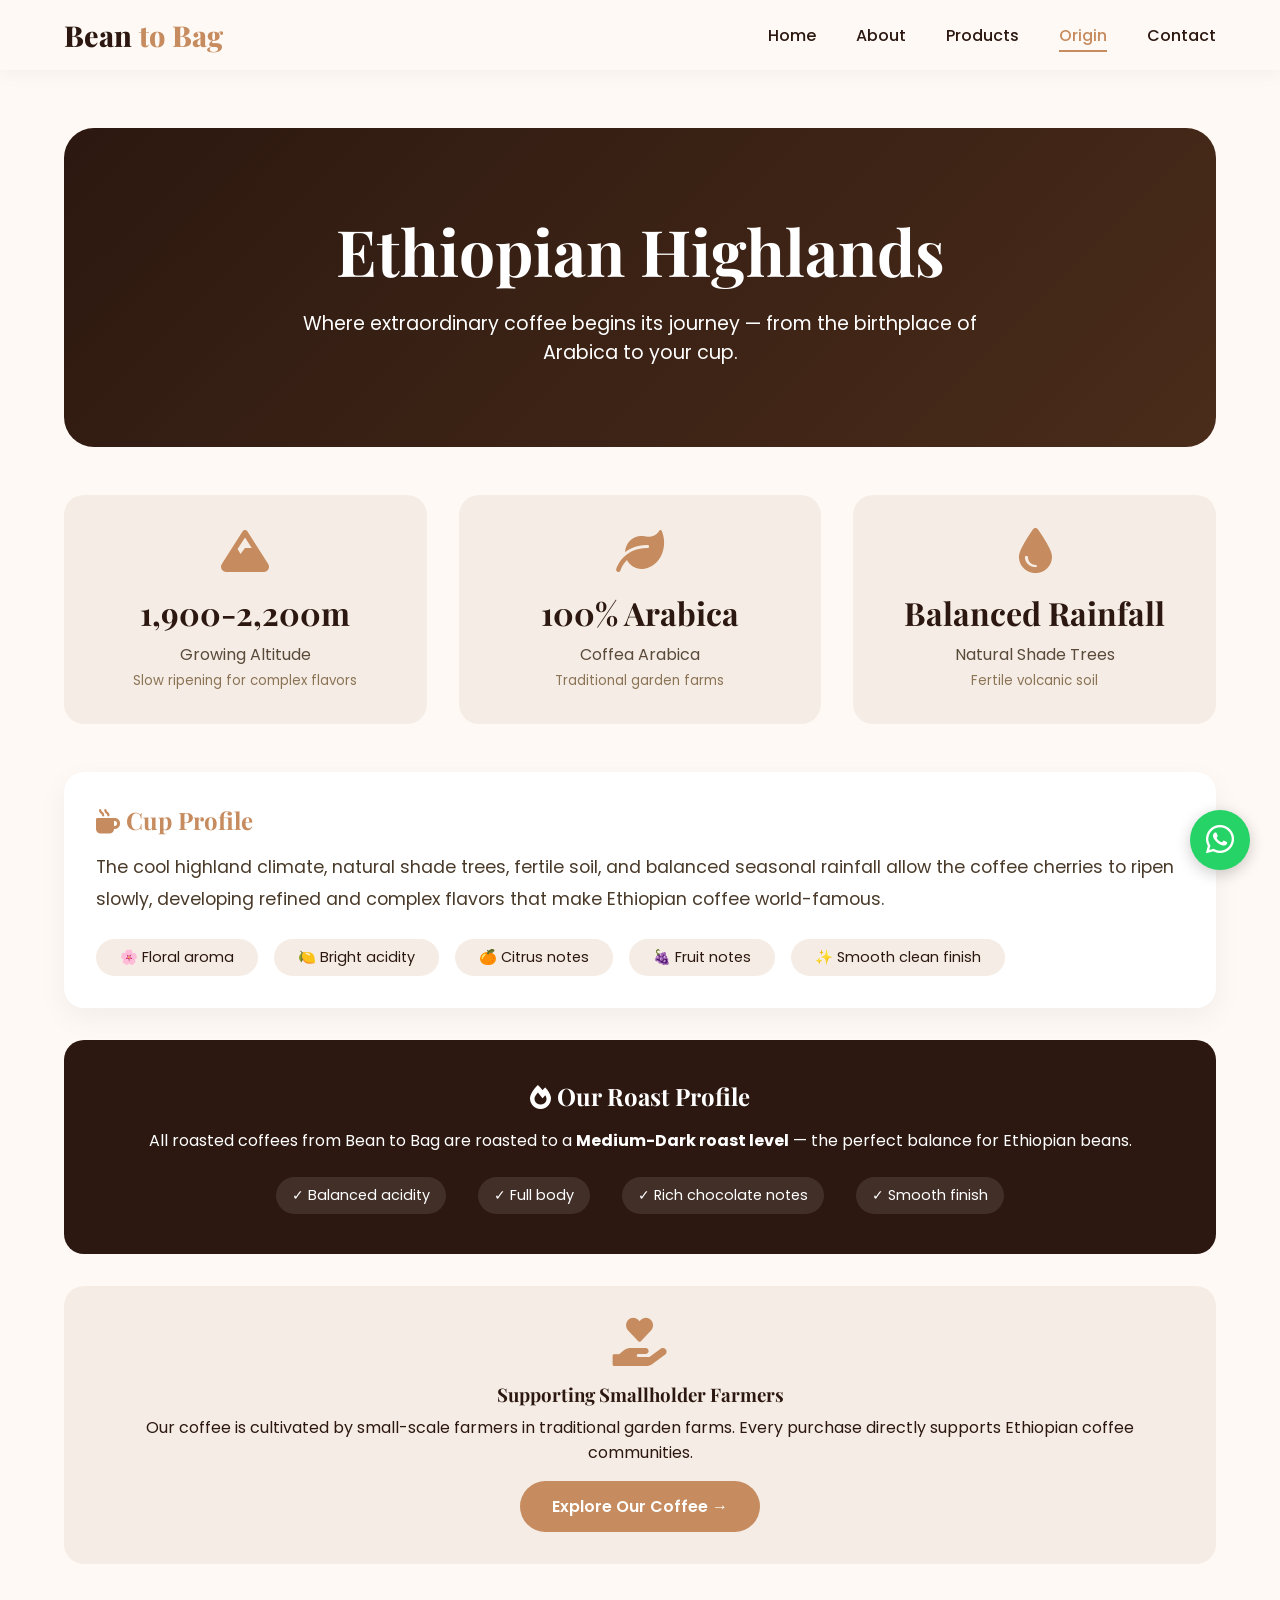
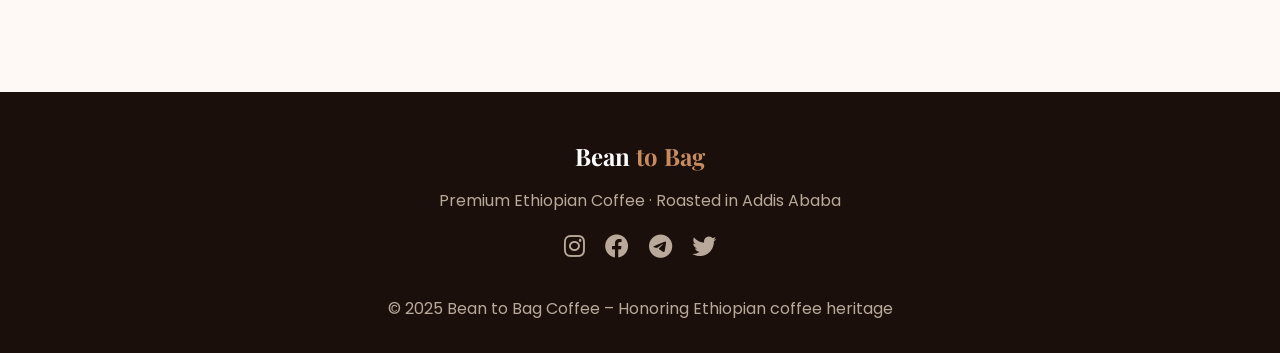
<file: origion.html>
<!DOCTYPE html>
<html lang="en">
<head>
  <meta charset="UTF-8">
  <meta name="viewport" content="width=device-width, initial-scale=1.0">
  <title>Bean to Bag | Coffee Origin - Ethiopian Highlands</title>
  <link rel="stylesheet" href="https://cdnjs.cloudflare.com/ajax/libs/font-awesome/6.0.0-beta3/css/all.min.css">
  <link href="https://fonts.googleapis.com/css2?family=Playfair+Display:wght@400;500;600;700;800&family=Poppins:wght@300;400;500;600;700&display=swap" rel="stylesheet">
  <style>
    * {
      margin: 0;
      padding: 0;
      box-sizing: border-box;
    }

    body {
      font-family: 'Poppins', sans-serif;
      background: #FFF9F5;
      color: #2C1810;
    }

    h1, h2, h3, .logo {
      font-family: 'Playfair Display', serif;
    }

    /* Navigation */
    nav {
      position: fixed;
      top: 0;
      width: 100%;
      background: rgba(255, 249, 245, 0.95);
      backdrop-filter: blur(10px);
      z-index: 1000;
      padding: 1rem 5%;
      display: flex;
      justify-content: space-between;
      align-items: center;
      box-shadow: 0 2px 20px rgba(0,0,0,0.05);
    }

    .logo {
      font-size: 1.8rem;
      font-weight: 800;
    }

    .logo span {
      color: #C68B5E;
    }

    .nav-links {
      display: flex;
      gap: 2.5rem;
      list-style: none;
    }

    .nav-links a {
      text-decoration: none;
      color: #2C1810;
      font-weight: 500;
      transition: 0.3s;
      position: relative;
    }

    .nav-links a::after {
      content: '';
      position: absolute;
      bottom: -5px;
      left: 0;
      width: 0;
      height: 2px;
      background: #C68B5E;
      transition: 0.3s;
    }

    .nav-links a:hover::after,
    .nav-links a.active::after {
      width: 100%;
    }

    .nav-links a:hover,
    .nav-links a.active {
      color: #C68B5E;
    }

    .menu-icon {
      display: none;
      font-size: 1.8rem;
      cursor: pointer;
    }

    .btn-primary {
      background: #C68B5E;
      color: white;
      padding: 0.8rem 2rem;
      border-radius: 50px;
      text-decoration: none;
      display: inline-block;
      transition: 0.3s;
      border: none;
      cursor: pointer;
      font-weight: 600;
    }

    .btn-primary:hover {
      background: #A06B42;
      transform: translateY(-3px);
    }

    /* WhatsApp Float */
    .whatsapp-float {
      position: fixed;
      bottom: 30px;
      right: 30px;
      background: #25D366;
      width: 60px;
      height: 60px;
      border-radius: 50%;
      text-align: center;
      line-height: 60px;
      font-size: 32px;
      color: white;
      box-shadow: 0 4px 15px rgba(0,0,0,0.2);
      z-index: 999;
      transition: 0.3s;
    }

    .whatsapp-float:hover {
      transform: scale(1.1);
    }

    /* Section */
    .section {
      padding: 8rem 5% 4rem;
    }

    .container {
      max-width: 1200px;
      margin: 0 auto;
    }

    /* Origin Hero */
    .origin-hero {
      background: linear-gradient(135deg, #2C1810, #4A2C1A);
      color: white;
      text-align: center;
      padding: 5rem 2rem;
      border-radius: 30px;
      margin-bottom: 3rem;
    }

    .origin-hero h1 {
      font-size: 4rem;
      margin-bottom: 1rem;
    }

    .origin-hero p {
      font-size: 1.2rem;
      max-width: 700px;
      margin: 0 auto;
    }

    /* Stats Container */
    .stats-container {
      display: grid;
      grid-template-columns: repeat(auto-fit, minmax(250px, 1fr));
      gap: 2rem;
      margin: 3rem 0;
    }

    .stat-box {
      background: #F5EDE5;
      padding: 2rem;
      border-radius: 20px;
      text-align: center;
      transition: 0.3s;
    }

    .stat-box:hover {
      transform: translateY(-5px);
    }

    .stat-box i {
      font-size: 3rem;
      color: #C68B5E;
      margin-bottom: 1rem;
    }

    .stat-box h3 {
      font-size: 2rem;
      margin-bottom: 0.5rem;
      color: #2C1810;
    }

    .stat-box p {
      font-size: 1rem;
      color: #5a4a3a;
    }

    .stat-box small {
      color: #8B7355;
    }

    /* Flavor Profile */
    .flavor-profile {
      background: white;
      border-radius: 20px;
      padding: 2rem;
      margin: 2rem 0;
      box-shadow: 0 10px 30px rgba(0,0,0,0.05);
    }

    .flavor-profile h2 {
      color: #C68B5E;
      margin-bottom: 1rem;
    }

    .flavor-profile p {
      font-size: 1.1rem;
      line-height: 1.8;
      color: #4a3a2a;
    }

    .flavor-tags {
      display: flex;
      gap: 1rem;
      flex-wrap: wrap;
      margin-top: 1.5rem;
    }

    .flavor-tag {
      background: #F5EDE5;
      padding: 0.5rem 1.5rem;
      border-radius: 50px;
      font-size: 0.9rem;
      color: #2C1810;
    }

    /* Roast Profile */
    .roast-profile {
      background: #2C1810;
      color: white;
      border-radius: 20px;
      padding: 2.5rem;
      text-align: center;
      margin: 2rem 0;
    }

    .roast-profile h2 {
      margin-bottom: 1rem;
    }

    .roast-features {
      display: flex;
      justify-content: center;
      gap: 2rem;
      flex-wrap: wrap;
      margin-top: 1.5rem;
    }

    .roast-features span {
      background: rgba(255,255,255,0.1);
      padding: 0.5rem 1rem;
      border-radius: 50px;
      font-size: 0.9rem;
    }

    /* Footer */
    footer {
      background: #1A0F0A;
      color: #B8A99A;
      padding: 3rem 5% 2rem;
      margin-top: 4rem;
      text-align: center;
    }

    .social-icons a {
      color: #B8A99A;
      font-size: 1.5rem;
      margin: 0 0.5rem;
      transition: 0.3s;
    }

    .social-icons a:hover {
      color: #C68B5E;
    }

    /* Responsive */
    @media (max-width: 768px) {
      .nav-links {
        display: none;
        position: absolute;
        top: 70px;
        left: 0;
        width: 100%;
        background: #FFF9F5;
        flex-direction: column;
        padding: 1rem;
        text-align: center;
        gap: 1rem;
        box-shadow: 0 10px 20px rgba(0,0,0,0.1);
      }

      .nav-links.active {
        display: flex;
      }

      .menu-icon {
        display: block;
      }

      .origin-hero h1 {
        font-size: 2.5rem;
      }

      .stats-container {
        grid-template-columns: 1fr;
      }
    }
  </style>
</head>
<body>

<!-- WhatsApp Float Button -->
<a href="https://wa.me/251911223344?text=Hello%20Bean%20to%20Bag!%20I'm%20interested%20in%20your%20Ethiopian%20coffee." class="whatsapp-float" target="_blank">
  <i class="fab fa-whatsapp"></i>
</a>

<!-- Navigation -->
<nav>
  <div class="logo">Bean <span>to Bag</span></div>
  <ul class="nav-links" id="navLinks">
    <li><a href="index.html">Home</a></li>
    <li><a href="about.html">About</a></li>
    <li><a href="products.html">Products</a></li>
    <li><a href="origin.html" class="active">Origin</a></li>
    <li><a href="contact.html">Contact</a></li>
  </ul>
  <div class="menu-icon" onclick="document.getElementById('navLinks').classList.toggle('active')">
    <i class="fas fa-bars"></i>
  </div>
</nav>

<!-- Main Content -->
<section class="section">
  <div class="container">
    
    <!-- Hero Section -->
    <div class="origin-hero">
      <h1>Ethiopian Highlands</h1>
      <p>Where extraordinary coffee begins its journey — from the birthplace of Arabica to your cup.</p>
    </div>

    <!-- Stats Section -->
    <div class="stats-container">
      <div class="stat-box">
        <i class="fas fa-mountain"></i>
        <h3>1,900-2,200m</h3>
        <p>Growing Altitude</p>
        <small>Slow ripening for complex flavors</small>
      </div>
      <div class="stat-box">
        <i class="fas fa-leaf"></i>
        <h3>100% Arabica</h3>
        <p>Coffea Arabica</p>
        <small>Traditional garden farms</small>
      </div>
      <div class="stat-box">
        <i class="fas fa-tint"></i>
        <h3>Balanced Rainfall</h3>
        <p>Natural Shade Trees</p>
        <small>Fertile volcanic soil</small>
      </div>
    </div>

    <!-- Flavor Profile -->
    <div class="flavor-profile">
      <h2><i class="fas fa-mug-hot"></i> Cup Profile</h2>
      <p>The cool highland climate, natural shade trees, fertile soil, and balanced seasonal rainfall allow the coffee cherries to ripen slowly, developing refined and complex flavors that make Ethiopian coffee world-famous.</p>
      <div class="flavor-tags">
        <span class="flavor-tag">🌸 Floral aroma</span>
        <span class="flavor-tag">🍋 Bright acidity</span>
        <span class="flavor-tag">🍊 Citrus notes</span>
        <span class="flavor-tag">🍇 Fruit notes</span>
        <span class="flavor-tag">✨ Smooth clean finish</span>
      </div>
    </div>

    <!-- Roast Profile -->
    <div class="roast-profile">
      <h2><i class="fas fa-fire"></i> Our Roast Profile</h2>
      <p>All roasted coffees from Bean to Bag are roasted to a <strong>Medium-Dark roast level</strong> — the perfect balance for Ethiopian beans.</p>
      <div class="roast-features">
        <span>✓ Balanced acidity</span>
        <span>✓ Full body</span>
        <span>✓ Rich chocolate notes</span>
        <span>✓ Smooth finish</span>
      </div>
    </div>

    <!-- Additional Info -->
    <div style="background: #F5EDE5; border-radius: 20px; padding: 2rem; text-align: center; margin-top: 2rem;">
      <i class="fas fa-hand-holding-heart" style="font-size: 3rem; color: #C68B5E; margin-bottom: 1rem;"></i>
      <h3>Supporting Smallholder Farmers</h3>
      <p style="margin-top: 0.5rem;">Our coffee is cultivated by small-scale farmers in traditional garden farms. Every purchase directly supports Ethiopian coffee communities.</p>
      <a href="products.html" class="btn-primary" style="margin-top: 1rem; display: inline-block;">Explore Our Coffee →</a>
    </div>

  </div>
</section>

<!-- Footer -->
<footer>
  <div class="container">
    <h2 style="color: white;">Bean <span style="color: #C68B5E;">to Bag</span></h2>
    <p style="margin: 1rem 0;">Premium Ethiopian Coffee · Roasted in Addis Ababa</p>
    <div class="social-icons">
      <a href="#"><i class="fab fa-instagram"></i></a>
      <a href="#"><i class="fab fa-facebook"></i></a>
      <a href="#"><i class="fab fa-telegram"></i></a>
      <a href="#"><i class="fab fa-twitter"></i></a>
    </div>
    <p style="margin-top: 2rem;">© 2025 Bean to Bag Coffee – Honoring Ethiopian coffee heritage</p>
  </div>
</footer>

<!-- Script for mobile menu -->
<script>
  // Navbar scroll effect
  window.addEventListener('scroll', function() {
    const nav = document.querySelector('nav');
    if (window.scrollY > 50) {
      nav.style.background = 'rgba(255, 249, 245, 0.98)';
      nav.style.boxShadow = '0 5px 25px rgba(0,0,0,0.1)';
    } else {
      nav.style.background = 'rgba(255, 249, 245, 0.95)';
      nav.style.boxShadow = '0 2px 20px rgba(0,0,0,0.05)';
    }
  });
</script>
</body>
</html>
</file>
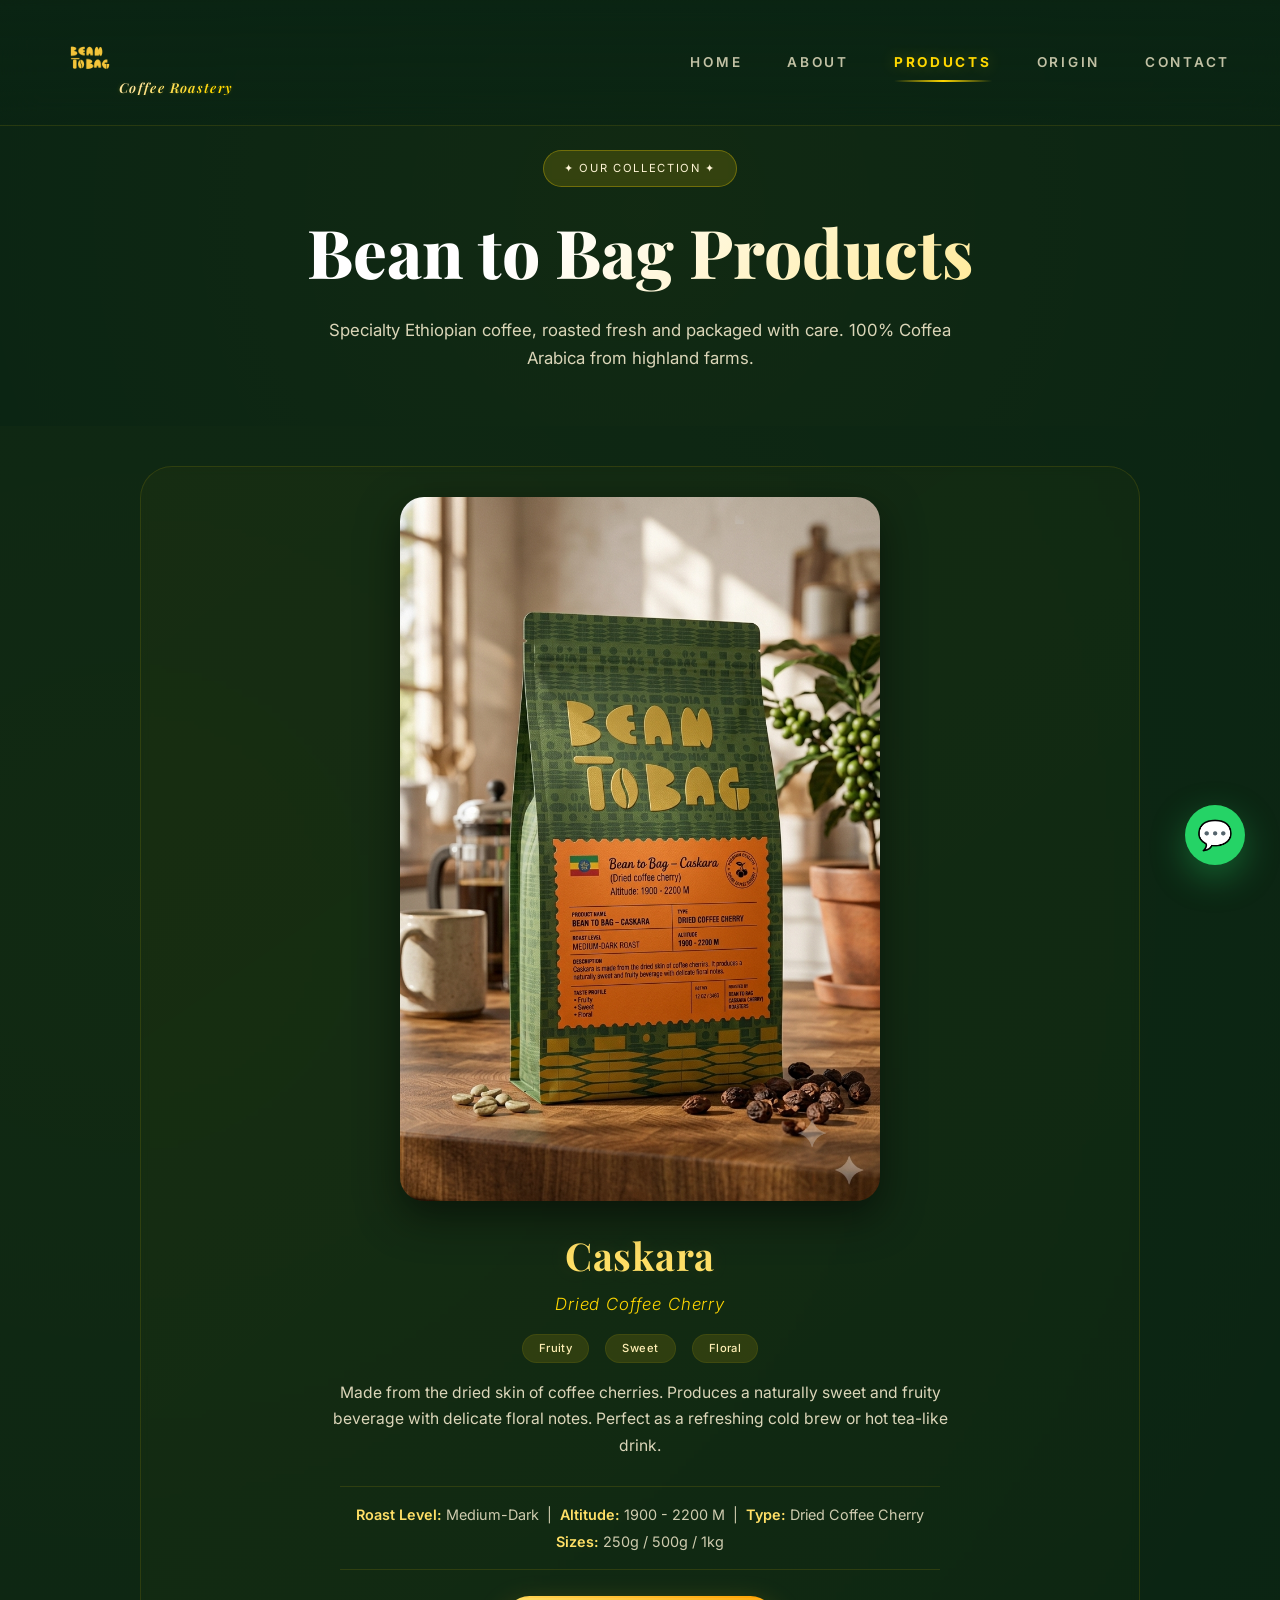
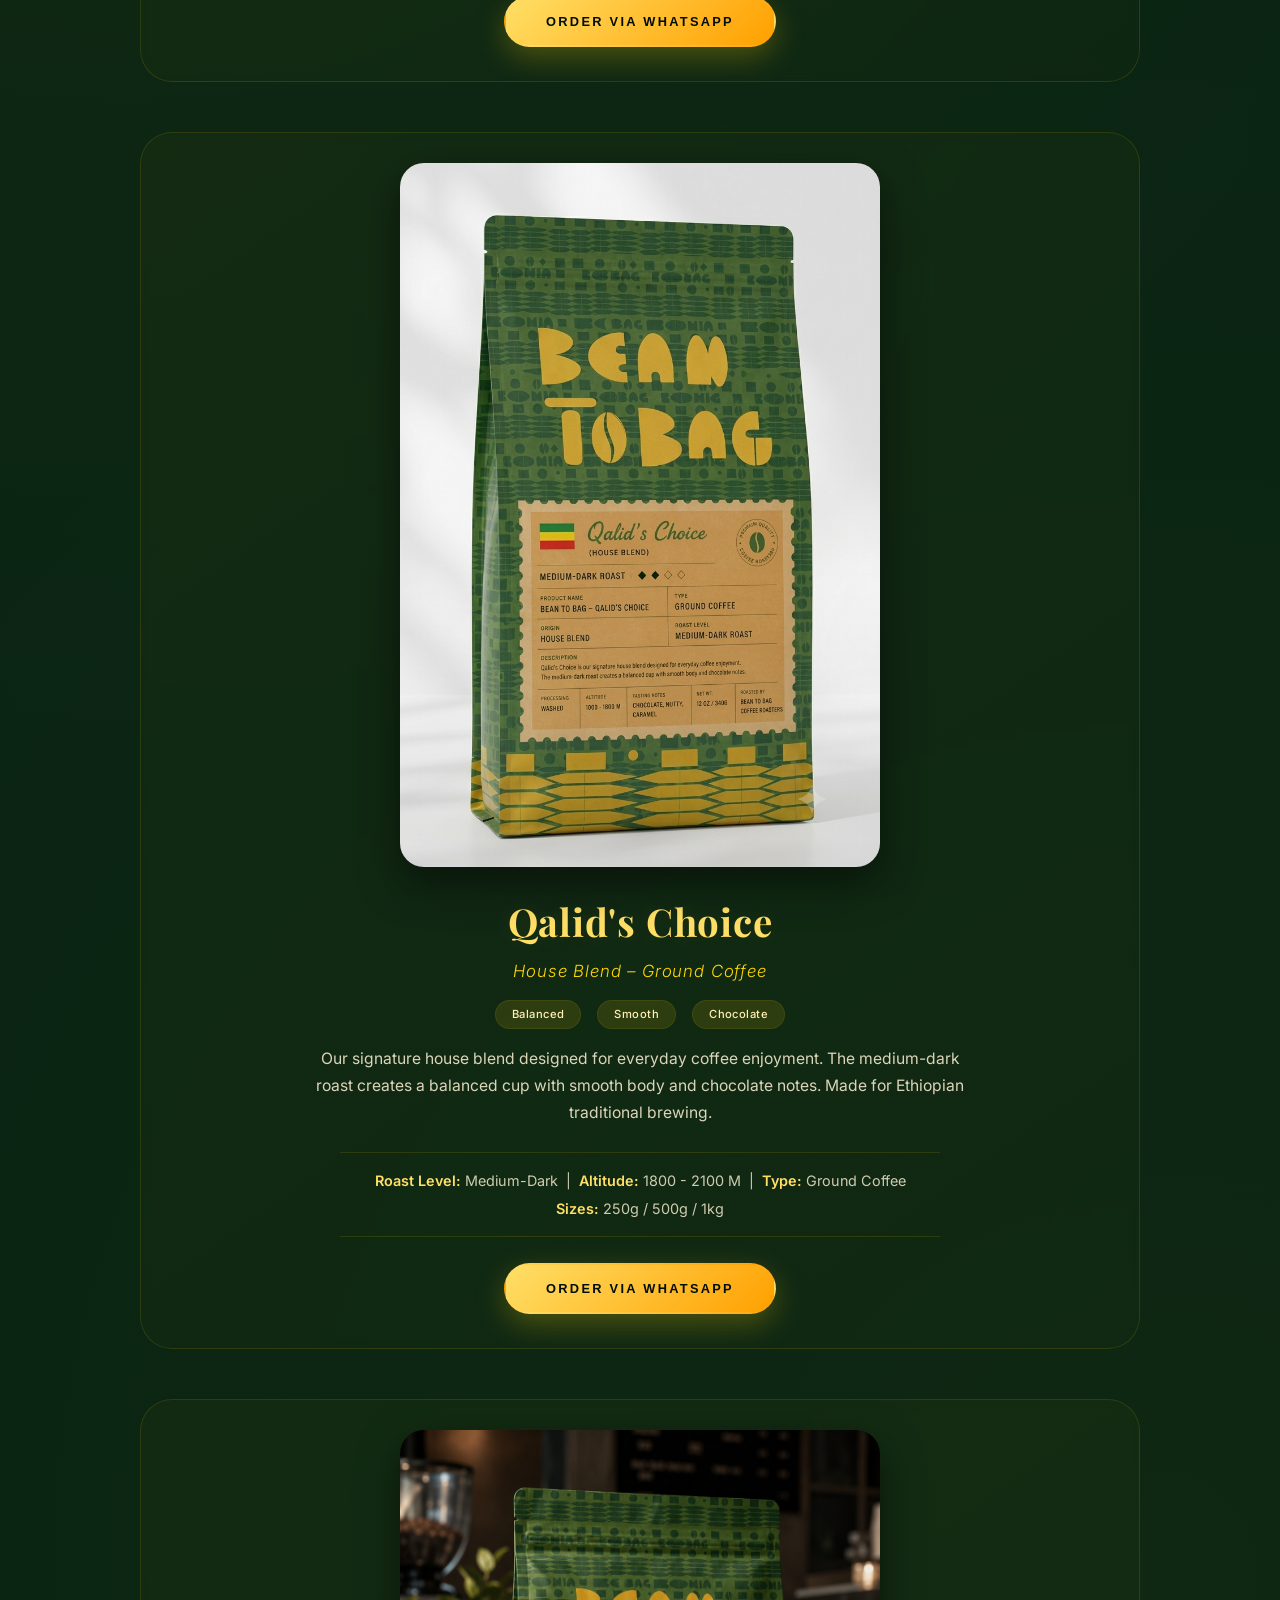
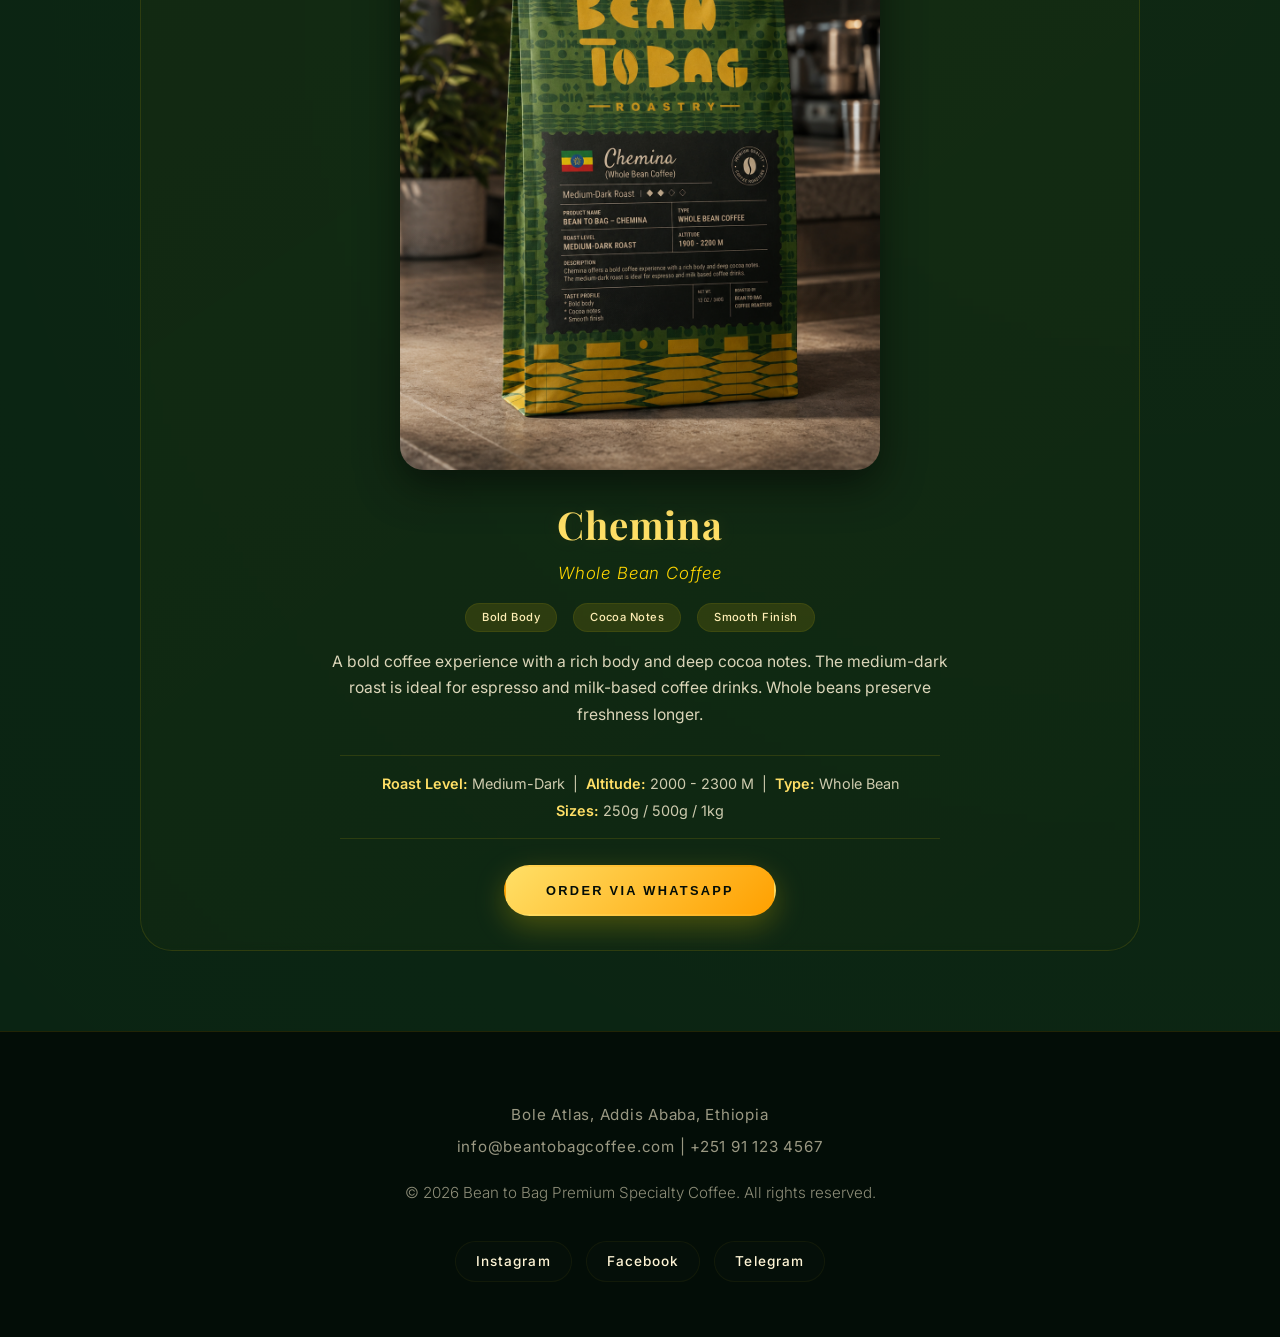
<file: products.html>
<!DOCTYPE html>
<html lang="en">
<head>
  <meta charset="UTF-8">
  <meta name="viewport" content="width=device-width, initial-scale=1.0, viewport-fit=cover, user-scalable=yes">
  <meta name="description" content="Shop Bean to Bag's premium Ethiopian coffee products: Caskara, Qalid's Choice, and Chemina. Fresh roasted Arabica coffee.">
  <title>Bean to Bag | Our Products</title>
  <link href="https://fonts.googleapis.com/css2?family=Inter:wght@300;400;500;600;700;800;900&family=Playfair+Display:ital,wght@0,400;0,500;0,600;0,700;0,800;0,900;1,400;1,500;1,600;1,700&display=swap" rel="stylesheet">
  <style>
    * {
      margin: 0;
      padding: 0;
      box-sizing: border-box;
    }

    :root {
      --accent: #FFD700;
      --accent-light: #FFDF66;
      --accent-dark: #D4AF37;
      --deep-green: #0A2413;
      --dark-green: #05140B;
      --forest: #113F1F;
      --cream: #FFF5D6;
      --shadow-sm: 0 10px 30px rgba(0, 0, 0, 0.2);
      --shadow-md: 0 20px 45px rgba(0, 0, 0, 0.3);
      --shadow-lg: 0 30px 60px rgba(0, 0, 0, 0.45);
      --shadow-xl: 0 50px 90px rgba(0, 0, 0, 0.6);
      --glow-gold: 0 0 25px rgba(255, 215, 0, 0.25);
      --transition: all 0.6s cubic-bezier(0.16, 1, 0.3, 1);
      --transition-fast: all 0.3s cubic-bezier(0.16, 1, 0.3, 1);
      --glass: rgba(255, 215, 0, 0.02);
      --glass-border: rgba(255, 215, 0, 0.12);
    }

    body {
      font-family: 'Inter', sans-serif;
      background: var(--deep-green);
      background-image: 
        radial-gradient(circle at 10% 20%, rgba(255, 215, 0, 0.03) 0%, transparent 40%),
        radial-gradient(circle at 90% 70%, rgba(255, 215, 0, 0.02) 0%, transparent 50%);
      color: var(--cream);
      overflow-x: hidden;
      line-height: 1.7;
      -webkit-font-smoothing: antialiased;
    }

    img {
      max-width: 100%;
      height: auto;
      display: block;
    }

    a {
      text-decoration: none;
      color: inherit;
      transition: var(--transition-fast);
    }

    ::-webkit-scrollbar { width: 10px; }
    ::-webkit-scrollbar-track { background: var(--dark-green); }
    ::-webkit-scrollbar-thumb { background: linear-gradient(180deg, var(--accent-light), var(--accent-dark)); border-radius: 10px; border: 2px solid var(--dark-green); }
    ::-webkit-scrollbar-thumb:hover { background: var(--accent); }
    ::selection { background: var(--accent); color: var(--dark-green); }

    /* LOADING SCREEN */
    .loading-screen {
      position: fixed;
      top: 0;
      left: 0;
      width: 100%;
      height: 100%;
      background: #FFFFFF;
      z-index: 9999;
      display: flex;
      justify-content: center;
      align-items: center;
      transition: opacity 0.8s cubic-bezier(0.16, 1, 0.3, 1), visibility 0.8s cubic-bezier(0.16, 1, 0.3, 1);
    }
    .loading-screen::before {
      content: "";
      position: absolute;
      width: 100%;
      height: 100%;
      background: radial-gradient(circle at 50% 50%, rgba(255, 215, 0, 0.15) 0%, transparent 70%);
      pointer-events: none;
    }
    .loading-screen.fade-out {
      opacity: 0;
      visibility: hidden;
    }
    .loading-logo-container {
      width: clamp(140px, 25vw, 180px);
      height: clamp(140px, 25vw, 180px);
      display: flex;
      flex-direction: column;
      justify-content: center;
      align-items: center;
      background: transparent;
      border-radius: 0;
      padding: 0;
      border: none;
      box-shadow: none;
      animation: pulse 2.5s ease-in-out infinite;
    }
    .loading-logo-container img {
      width: 100%;
      height: 100%;
      object-fit: contain;
    }
    @keyframes pulse {
      0%, 100% { transform: scale(1); filter: drop-shadow(0 4px 15px rgba(0, 0, 0, 0.08)); }
      50% { transform: scale(1.05); filter: drop-shadow(0 15px 30px rgba(212, 175, 55, 0.35)); }
    }

    .container {
      max-width: 1400px;
      margin: 0 auto;
      padding: 0 40px;
    }

    /* Header */
    .site-header {
      position: fixed;
      top: 0;
      left: 0;
      right: 0;
      z-index: 1000;
      padding: 25px 50px;
      background: linear-gradient(180deg, rgba(10, 36, 19, 0.9) 0%, rgba(10, 36, 19, 0.7) 100%);
      backdrop-filter: blur(20px);
      transition: var(--transition);
      border-bottom: 1px solid var(--glass-border);
    }

    .site-header.scrolled {
      background: rgba(5, 20, 11, 0.95);
      padding: 15px 50px;
      box-shadow: var(--shadow-md);
    }

    .nav-wrap {
      display: flex;
      justify-content: space-between;
      align-items: center;
      max-width: 1400px;
      margin: 0 auto;
    }

    .brand {
      display: flex;
      flex-direction: row;
      align-items: flex-end;
      gap: 0px;
      transition: var(--transition);
      text-decoration: none;
      position: relative;
      cursor: pointer;
    }

    .brand-logo-frame {
      width: 75px;
      height: 75px;
      display: flex;
      justify-content: center;
      align-items: center;
      background: transparent;
      border-radius: 0;
      padding: 0;
      transition: var(--transition);
      line-height: 0;
      margin-right: -4px;
    }

    .brand-logo-frame img {
      width: 100%;
      height: 100%;
      object-fit: contain;
      transition: var(--transition);
    }

    .site-header.scrolled .brand-logo-frame {
      width: 58px;
      height: 58px;
    }

    .brand:hover .brand-logo-frame {
      transform: scale(1.08) rotate(4deg);
      filter: drop-shadow(0 0 15px rgba(255, 215, 0, 0.45));
    }

    .roastery-tagline {
      font-family: 'Playfair Display', serif;
      font-style: italic;
      font-weight: 600;
      font-size: 0.85rem;
      letter-spacing: 0.1em;
      background: linear-gradient(135deg, #FFE6A3 20%, var(--accent) 80%);
      -webkit-background-clip: text;
      background-clip: text;
      color: transparent;
      text-shadow: 0 0 4px rgba(255,215,0,0.2);
      transition: var(--transition);
      line-height: 1;
      white-space: nowrap;
      margin-bottom: 5px;
      margin-left: -2px;
    }

    .brand:hover .roastery-tagline {
      letter-spacing: 0.15em;
      text-shadow: 0 0 12px rgba(255,215,0,0.5);
      background: linear-gradient(135deg, #FFFFFF 30%, var(--accent) 90%);
      -webkit-background-clip: text;
      background-clip: text;
    }

    .site-header.scrolled .roastery-tagline {
      font-size: 0.7rem;
      letter-spacing: 0.08em;
      margin-bottom: 3px;
    }

    .desktop-nav { display: flex; gap: 45px; align-items: center; }
    .desktop-nav a {
      font-size: 0.85rem;
      font-weight: 600;
      letter-spacing: 0.2em;
      text-transform: uppercase;
      color: rgba(255, 245, 214, 0.75);
      position: relative;
      padding: 8px 0;
      text-decoration: none;
    }
    .desktop-nav a::after {
      content: "";
      position: absolute;
      bottom: 0;
      left: 50%;
      width: 0;
      height: 2px;
      background: linear-gradient(90deg, transparent, var(--accent), transparent);
      transition: var(--transition);
      transform: translateX(-50%);
    }
    .desktop-nav a:hover::after, .desktop-nav a.active::after { width: 100%; }
    .desktop-nav a:hover, .desktop-nav a.active { color: #FFF; text-shadow: 0 0 15px rgba(255,215,0,0.3); }
    .desktop-nav a.active { font-weight: 700; color: var(--accent); }

    .menu-button {
      display: none;
      width: 48px;
      height: 48px;
      border: 1px solid var(--glass-border);
      border-radius: 50%;
      background: rgba(10, 36, 19, 0.9);
      flex-direction: column;
      align-items: center;
      justify-content: center;
      gap: 6px;
      cursor: pointer;
      transition: var(--transition);
    }
    .menu-button:hover { border-color: var(--accent); background: var(--dark-green); }
    .menu-button span { width: 22px; height: 2px; background: var(--accent-light); border-radius: 2px; transition: var(--transition-fast); }

    .mobile-menu {
      position: fixed;
      top: 0;
      left: 0;
      right: 0;
      bottom: 0;
      background: rgba(5, 18, 10, 0.99);
      backdrop-filter: blur(35px);
      z-index: 1500;
      display: flex;
      flex-direction: column;
      justify-content: center;
      align-items: center;
      gap: 40px;
      transform: translateX(100%);
      transition: transform 0.6s cubic-bezier(0.16, 1, 0.3, 1);
    }
    .mobile-menu.open { transform: translateX(0); }
    .mobile-menu a { font-family: 'Playfair Display', serif; font-size: 2.2rem; color: var(--cream); position: relative; transition: var(--transition); text-align: center; width: 100%; display: block; text-decoration: none; }
    .mobile-menu a:hover, .mobile-menu a.active { color: var(--accent); transform: scale(1.05); }
    .close-menu {
      position: absolute;
      top: 30px;
      right: 30px;
      font-size: 2.5rem;
      background: none;
      border: none;
      color: var(--cream);
      cursor: pointer;
      transition: var(--transition);
    }
    .close-menu:hover { transform: rotate(90deg); color: var(--accent); }

    /* Buttons */
    .btn {
      display: inline-flex;
      align-items: center;
      justify-content: center;
      gap: 12px;
      padding: 16px 40px;
      border-radius: 50px;
      font-weight: 700;
      font-size: 0.8rem;
      letter-spacing: 0.18em;
      text-transform: uppercase;
      transition: var(--transition);
      cursor: pointer;
      border: 2px solid transparent;
      position: relative;
      overflow: hidden;
      z-index: 1;
      text-decoration: none;
    }
    .btn-primary {
      background: linear-gradient(135deg, var(--accent-light) 0%, #FFA000 100%);
      color: #030D07;
      box-shadow: 0 10px 30px rgba(255, 215, 0, 0.25);
    }
    .btn-primary::before {
      content: '';
      position: absolute;
      top: 0;
      left: 0;
      width: 100%;
      height: 100%;
      background: linear-gradient(135deg, #FFF8E1 0%, var(--accent) 100%);
      z-index: -1;
      opacity: 0;
      transition: opacity 0.4s ease;
    }
    .btn-primary:hover { transform: translateY(-5px); box-shadow: var(--glow-gold), 0 20px 40px rgba(255, 215, 0, 0.4); }
    .btn-primary:hover::before { opacity: 1; }

    /* Typography */
    .section-tag {
      color: var(--accent-light);
      letter-spacing: 0.35em;
      font-size: 0.85rem;
      font-weight: 800;
      text-transform: uppercase;
      margin-bottom: 1.2rem;
      display: inline-block;
      text-shadow: 0 0 10px rgba(255,215,0,0.2);
    }
    .section-title {
      font-family: 'Playfair Display', serif;
      font-size: clamp(2.4rem, 5.5vw, 4.2rem);
      line-height: 1.2;
      margin-bottom: 1.5rem;
      background: linear-gradient(135deg, #FFF 40%, var(--accent-light) 100%);
      -webkit-background-clip: text;
      -webkit-text-fill-color: transparent;
      font-weight: 800;
    }

    .hero-products {
      padding: 150px 0 40px;
      background: var(--deep-green);
      text-align: center;
      position: relative;
      overflow: hidden;
    }
    .hero-products::before {
      content: '';
      position: absolute;
      top: -50%;
      left: -50%;
      width: 200%;
      height: 200%;
      background: radial-gradient(circle at 50% 50%, rgba(255,215,0,0.03) 0%, transparent 60%);
      pointer-events: none;
    }
    .hero-badge {
      background: rgba(255, 215, 0, 0.15);
      backdrop-filter: blur(4px);
      padding: 8px 20px;
      border-radius: 40px;
      display: inline-block;
      font-size: 0.7rem;
      letter-spacing: 0.15em;
      margin-bottom: 24px;
      border: 1px solid rgba(255, 215, 0, 0.3);
    }

    .products-section {
      padding: 20px 0 80px;
    }
    .product-grid {
      display: grid;
      grid-template-columns: 1fr;
      gap: 50px;
      margin-top: 20px;
      max-width: 1000px;
      margin-left: auto;
      margin-right: auto;
    }
    .product-card {
      background: linear-gradient(145deg, rgba(255,215,0,0.03) 0%, rgba(255,215,0,0.01) 100%);
      backdrop-filter: blur(4px);
      border: 1px solid var(--glass-border);
      border-radius: 32px;
      padding: 30px 30px 34px;
      transition: var(--transition);
      text-align: center;
      display: flex;
      flex-direction: column;
      align-items: center;
      position: relative;
      overflow: hidden;
    }
    .product-card::before {
      content: '';
      position: absolute;
      top: 0;
      left: 0;
      right: 0;
      bottom: 0;
      background: radial-gradient(circle at 30% 20%, rgba(255,215,0,0.04) 0%, transparent 70%);
      pointer-events: none;
      opacity: 0;
      transition: var(--transition);
    }
    .product-card:hover::before {
      opacity: 1;
    }
    .product-card:hover {
      transform: translateY(-8px);
      border-color: var(--accent);
      box-shadow: var(--shadow-xl), var(--glow-gold);
      background: rgba(255,215,0,0.06);
    }
    .product-image-wrapper {
      width: 100%;
      max-width: 480px;
      border-radius: 24px;
      overflow: hidden;
      margin-bottom: 22px;
      box-shadow: 0 15px 40px rgba(0,0,0,0.5);
      transition: var(--transition);
      background: rgba(0,0,0,0.15);
      position: relative;
    }
    .product-image-wrapper::after {
      content: '';
      position: absolute;
      top: 0;
      left: 0;
      right: 0;
      bottom: 0;
      background: linear-gradient(180deg, transparent 60%, rgba(0,0,0,0.08) 100%);
      pointer-events: none;
    }
    .product-card:hover .product-image-wrapper {
      transform: scale(1.01);
      box-shadow: 0 25px 55px rgba(0,0,0,0.6);
    }
    .product-image {
      width: 100%;
      height: auto;
      object-fit: contain;
      display: block;
      transition: var(--transition-fast);
      background: rgba(0,0,0,0.1);
    }
    .product-card:hover .product-image {
      transform: scale(1.02);
    }
    .product-card h3 {
      font-size: 2.4rem;
      color: var(--accent-light);
      font-family: 'Playfair Display', serif;
      margin-bottom: 2px;
      text-shadow: 0 0 20px rgba(255,215,0,0.1);
      letter-spacing: 0.02em;
    }
    .product-subtitle {
      color: var(--accent);
      font-style: italic;
      font-size: 1.05rem;
      margin-bottom: 12px;
      font-weight: 300;
      letter-spacing: 0.05em;
    }
    .taste-badge {
      display: inline-block;
      background: rgba(255, 215, 0, 0.12);
      padding: 4px 16px;
      border-radius: 40px;
      font-size: 0.7rem;
      margin: 3px 6px;
      color: #FFEFB5;
      font-weight: 500;
      letter-spacing: 0.04em;
      border: 1px solid rgba(255,215,0,0.08);
      transition: var(--transition-fast);
    }
    .product-card:hover .taste-badge {
      background: rgba(255, 215, 0, 0.2);
      border-color: rgba(255,215,0,0.2);
    }
    .product-description {
      margin: 14px 0 12px;
      line-height: 1.7;
      color: rgba(255,245,214,0.85);
      max-width: 650px;
      font-size: 0.98rem;
    }
    .product-details {
      margin: 14px 0 8px;
      padding: 14px 0;
      border-top: 1px solid var(--glass-border);
      border-bottom: 1px solid var(--glass-border);
      font-size: 0.9rem;
      line-height: 1.9;
      color: rgba(255,245,214,0.8);
      width: 100%;
      max-width: 600px;
    }
    .product-details strong {
      color: var(--accent-light);
      font-weight: 600;
    }
    .product-card .btn {
      margin-top: 18px;
      min-width: 220px;
      padding: 16px 40px;
      font-size: 0.8rem;
    }

    /* Footer */
    .footer {
      background: #030D07;
      padding: 70px 40px 40px;
      text-align: center;
      border-top: 1px solid var(--glass-border);
    }
    .footer p { font-size: 0.95rem; color: rgba(255,245,214,0.55); font-weight: 300; margin-bottom: 18px; }
    .whatsapp-float {
      position: fixed;
      bottom: 35px;
      right: 35px;
      background: #25D366;
      width: 60px;
      height: 60px;
      border-radius: 50%;
      display: flex;
      align-items: center;
      justify-content: center;
      font-size: 1.8rem;
      color: white;
      z-index: 999;
      box-shadow: 0 12px 35px rgba(37,211,102,0.35);
      transition: var(--transition);
      text-decoration: none;
    }
    .whatsapp-float:hover { transform: scale(1.1) translateY(-6px); box-shadow: 0 20px 45px rgba(37,211,102,0.55); }

    .social-links {
      display: flex;
      gap: 14px;
      justify-content: center;
      flex-wrap: wrap;
      margin: 35px 0 15px;
    }
    .social-links a { color: var(--cream); font-size: 0.85rem; font-weight: 500; letter-spacing: 0.08em; padding: 8px 20px; border-radius: 30px; background: rgba(255,255,255,0.01); border: 1px solid rgba(255,215,0,0.05); transition: var(--transition); text-decoration: none; }
    .social-links a:hover { color: var(--accent); background: rgba(255,215,0,0.06); border-color: rgba(255,215,0,0.2); transform: translateY(-3px); }
    .contact-info p { font-size: 0.95rem; color: rgba(255,245,214,0.6); font-weight: 400; letter-spacing: 0.05em; }

    /* Responsive */
    @media (max-width: 768px) {
      .desktop-nav { display: none; }
      .menu-button { display: flex; }
      .container { padding: 0 20px; }
      .hero-products { padding: 120px 0 20px; }
      .product-grid { gap: 35px; padding: 0 4px; max-width: 100%; }
      .product-card { padding: 22px 16px 24px; border-radius: 24px; }
      .product-card h3 { font-size: 2.0rem; }
      .site-header { padding: 15px 20px; }
      .site-header.scrolled { padding: 12px 20px; }
      .brand-logo-frame { width: 60px; height: 60px; }
      .site-header.scrolled .brand-logo-frame { width: 48px; height: 48px; }
      .roastery-tagline { font-size: 0.6rem; letter-spacing: 0.06em; margin-bottom: 2px; margin-left: 0px; }
      .whatsapp-float { width: 52px; height: 52px; font-size: 1.4rem; bottom: 20px; right: 20px; }
      .product-image-wrapper { max-width: 100%; border-radius: 16px; }
      .product-card .btn { min-width: 100%; padding: 14px 20px; font-size: 0.75rem; }
      .product-details { font-size: 0.8rem; }
      .product-description { font-size: 0.9rem; }
    }
    @media (max-width: 480px) {
      .container { padding: 0 14px; }
      .brand-logo-frame { width: 50px; height: 50px; }
      .site-header { padding: 10px 14px; }
      .site-header.scrolled { padding: 8px 14px; }
      .roastery-tagline { font-size: 0.5rem; margin-left: -1px; }
      .product-card h3 { font-size: 1.6rem; }
      .product-card { padding: 16px 12px 18px; border-radius: 20px; }
      .product-image-wrapper { border-radius: 12px; }
      .product-card .btn { font-size: 0.7rem; padding: 12px 16px; }
    }

    /* Animations */
    .scroll-animate {
      opacity: 0;
      transform: translateY(30px);
      transition: opacity 0.9s cubic-bezier(0.16, 1, 0.3, 1), transform 0.9s cubic-bezier(0.16, 1, 0.3, 1);
    }
    .scroll-animate.animated { opacity: 1; transform: translateY(0); }
  </style>
</head>
<body>

<!-- LOADING SCREEN -->
<div class="loading-screen" id="loadingScreen">
  <div class="loading-logo-container">
    <img src="Beans.png" alt="Bean to Bag Logo Premium Preloader Image">
  </div>
</div>

<header class="site-header" id="siteHeader">
  <div class="nav-wrap">
    <a href="index.html" class="brand">
      <div class="brand-logo-frame">
        <img src="Beans.png" alt="Bean to Bag Luxury Brand Identity Logo">
      </div>
      <div class="roastery-tagline">Coffee Roastery</div>
    </a>
    <nav class="desktop-nav">
      <a href="index.html">Home</a>
      <a href="about.html">About</a>
      <a href="products.html" class="active">Products</a>
      <a href="origin.html">Origin</a>
      <a href="contact.html">Contact</a>
    </nav>
    <button class="menu-button" id="menuToggle"><span></span><span></span><span></span></button>
  </div>
</header>

<div class="mobile-menu" id="mobileMenu">
  <button class="close-menu" id="closeMenu">✕</button>
  <a href="index.html">Home</a>
  <a href="about.html">About</a>
  <a href="products.html">Products</a>
  <a href="origin.html">Origin</a>
  <a href="contact.html">Contact</a>
</div>

<a href="https://wa.me/251911234567" class="whatsapp-float" target="_blank">💬</a>

<main>
  <div class="hero-products">
    <div class="container">
      <div class="scroll-animate">
        <div class="hero-badge">✦ OUR COLLECTION ✦</div>
        <h1 class="section-title">Bean to Bag Products</h1>
        <p style="max-width: 650px; margin: 0.8rem auto; color: rgba(255,245,214,0.85); font-size: 1.05rem;">Specialty Ethiopian coffee, roasted fresh and packaged with care. 100% Coffea Arabica from highland farms.</p>
      </div>
    </div>
  </div>

  <section class="products-section">
    <div class="container">
      <div class="product-grid">
        <!-- Product 1: Caskara -->
        <div class="product-card scroll-animate">
          <div class="product-image-wrapper">
            <img src="CASKARA.png" alt="Caskara Dried Coffee Cherry" class="product-image" onerror="this.src='https://placehold.co/600x800/1C4D2A/FFD700?text=Caskara'">
          </div>
          <h3>Caskara</h3>
          <p class="product-subtitle">Dried Coffee Cherry</p>
          <div>
            <span class="taste-badge">Fruity</span>
            <span class="taste-badge">Sweet</span>
            <span class="taste-badge">Floral</span>
          </div>
          <p class="product-description">Made from the dried skin of coffee cherries. Produces a naturally sweet and fruity beverage with delicate floral notes. Perfect as a refreshing cold brew or hot tea-like drink.</p>
          <div class="product-details">
            <strong>Roast Level:</strong> Medium-Dark &nbsp;|&nbsp; <strong>Altitude:</strong> 1900 - 2200 M &nbsp;|&nbsp; <strong>Type:</strong> Dried Coffee Cherry<br>
            <strong>Sizes:</strong> 250g / 500g / 1kg
          </div>
          <button class="btn btn-primary" onclick="window.location.href='contact.html'">Order via WhatsApp</button>
        </div>

        <!-- Product 2: Qalid's Choice -->
        <div class="product-card scroll-animate">
          <div class="product-image-wrapper">
            <img src="Qalids.png" alt="Qalid's Choice House Blend" class="product-image" onerror="this.src='https://placehold.co/600x800/1C4D2A/FFD700?text=Qalid+Choice'">
          </div>
          <h3>Qalid's Choice</h3>
          <p class="product-subtitle">House Blend – Ground Coffee</p>
          <div>
            <span class="taste-badge">Balanced</span>
            <span class="taste-badge">Smooth</span>
            <span class="taste-badge">Chocolate</span>
          </div>
          <p class="product-description">Our signature house blend designed for everyday coffee enjoyment. The medium-dark roast creates a balanced cup with smooth body and chocolate notes. Made for Ethiopian traditional brewing.</p>
          <div class="product-details">
            <strong>Roast Level:</strong> Medium-Dark &nbsp;|&nbsp; <strong>Altitude:</strong> 1800 - 2100 M &nbsp;|&nbsp; <strong>Type:</strong> Ground Coffee<br>
            <strong>Sizes:</strong> 250g / 500g / 1kg
          </div>
          <button class="btn btn-primary" onclick="window.location.href='contact.html'">Order via WhatsApp</button>
        </div>

        <!-- Product 3: Chemina -->
        <div class="product-card scroll-animate">
          <div class="product-image-wrapper">
            <img src="CHEMIA.png" alt="Chemina Whole Bean Coffee" class="product-image" onerror="this.src='https://placehold.co/600x800/1C4D2A/FFD700?text=Chemina'">
          </div>
          <h3>Chemina</h3>
          <p class="product-subtitle">Whole Bean Coffee</p>
          <div>
            <span class="taste-badge">Bold Body</span>
            <span class="taste-badge">Cocoa Notes</span>
            <span class="taste-badge">Smooth Finish</span>
          </div>
          <p class="product-description">A bold coffee experience with a rich body and deep cocoa notes. The medium-dark roast is ideal for espresso and milk-based coffee drinks. Whole beans preserve freshness longer.</p>
          <div class="product-details">
            <strong>Roast Level:</strong> Medium-Dark &nbsp;|&nbsp; <strong>Altitude:</strong> 2000 - 2300 M &nbsp;|&nbsp; <strong>Type:</strong> Whole Bean<br>
            <strong>Sizes:</strong> 250g / 500g / 1kg
          </div>
          <button class="btn btn-primary" onclick="window.location.href='contact.html'">Order via WhatsApp</button>
        </div>
      </div>
    </div>
  </section>
</main>

<footer class="footer">
  <div class="container">
    <div class="contact-info" style="margin-bottom: 20px;">
      <p style="margin-bottom: 6px;">Bole Atlas, Addis Ababa, Ethiopia</p>
      <p>info@beantobagcoffee.com | +251 91 123 4567</p>
    </div>
    <p>&copy; 2026 Bean to Bag Premium Specialty Coffee. All rights reserved.</p>
    <div class="social-links">
      <a href="#instagram" target="_blank" rel="noopener">Instagram</a>
      <a href="#facebook" target="_blank" rel="noopener">Facebook</a>
      <a href="#telegram" target="_blank" rel="noopener">Telegram</a>
    </div>
  </div>
</footer>

<script>
  // Loading Screen
  window.addEventListener('load', () => {
    const preloader = document.getElementById('loadingScreen');
    setTimeout(() => {
      preloader.classList.add('fade-out');
    }, 500);
  });

  // Header Scroll
  const siteHeader = document.getElementById('siteHeader');
  window.addEventListener('scroll', () => {
    if (window.scrollY > 30) {
      siteHeader.classList.add('scrolled');
    } else {
      siteHeader.classList.remove('scrolled');
    }
  });

  // Mobile Menu
  const menuToggle = document.getElementById('menuToggle');
  const closeMenu = document.getElementById('closeMenu');
  const mobileMenu = document.getElementById('mobileMenu');

  menuToggle.addEventListener('click', () => {
    mobileMenu.classList.add('open');
  });
  closeMenu.addEventListener('click', () => {
    mobileMenu.classList.remove('open');
  });
  document.querySelectorAll('#mobileMenu a').forEach(link => {
    link.addEventListener('click', () => {
      mobileMenu.classList.remove('open');
    });
  });

  // Scroll Animations
  const animatableElements = document.querySelectorAll('.scroll-animate');
  const observerSettings = { root: null, threshold: 0.1, rootMargin: '0px 0px -30px 0px' };
  const scrollObserver = new IntersectionObserver((entries) => {
    entries.forEach(entry => {
      if (entry.isIntersecting) {
        entry.target.classList.add('animated');
        scrollObserver.unobserve(entry.target);
      }
    });
  }, observerSettings);
  animatableElements.forEach(element => scrollObserver.observe(element));
</script>
</body>
</html>
</file>
